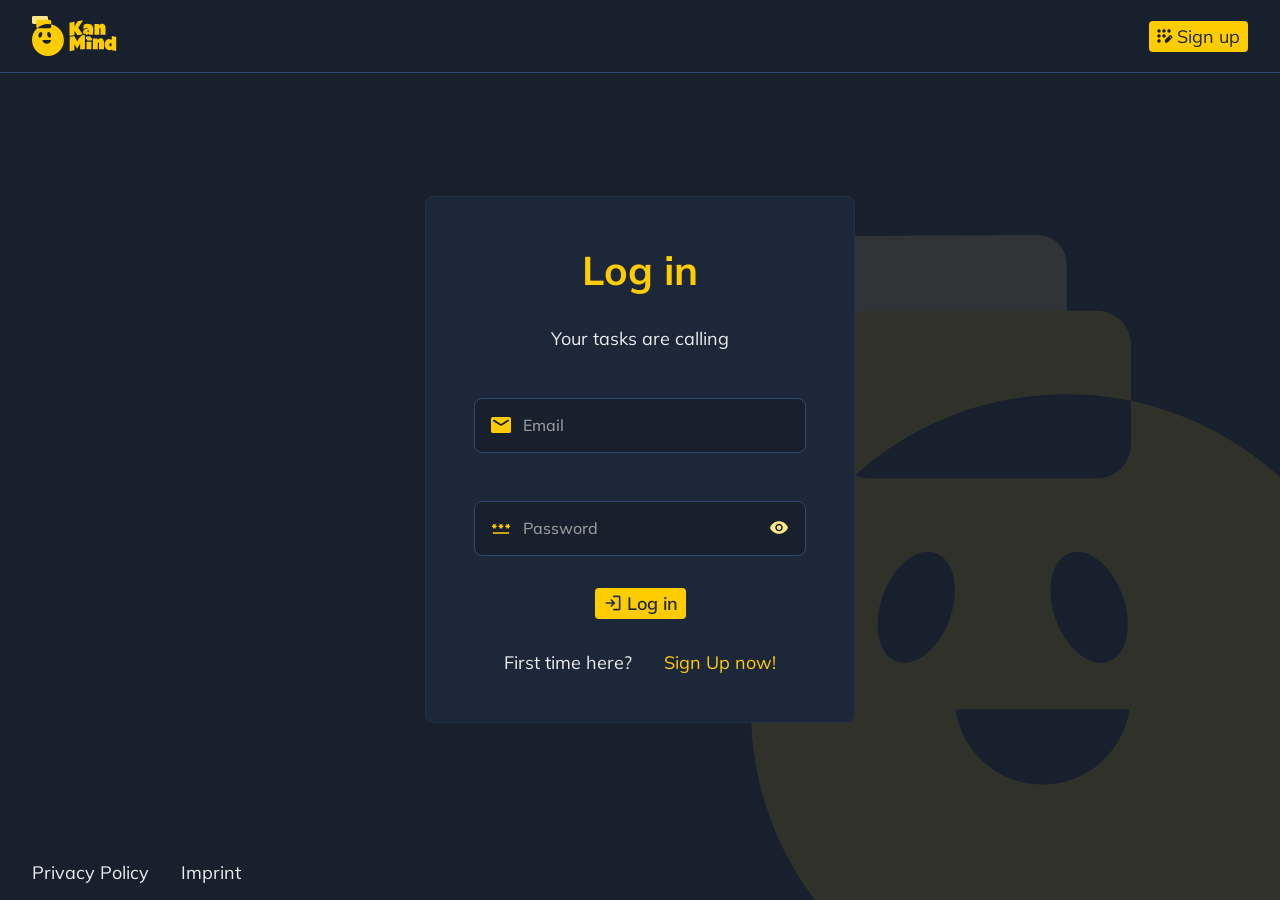
<file: index.html>
<!DOCTYPE html>
<html lang="en">
<head>
    <meta charset="UTF-8">
    <meta name="viewport" content="width=device-width, initial-scale=1.0">

    <title>Redirecting...</title>

    <link rel="icon" href="../../assets/icons/favicon.svg" type="image/svg+xml">

    <link rel="stylesheet" href="../../shared/css/variables.css">
    <link rel="stylesheet" href="../../shared/css/standard.css">
    <link rel="stylesheet" href="../../shared/css/fonts.css">
    <link rel="stylesheet" href="../../shared/css/assets.css">

    <script>
        function init() {
            const isAuthenticated = sessionStorage.getItem('auth-user-id') !== null;

            if (isAuthenticated) {
                window.location.href = "./pages/dashboard/index.html";
            } else {
                window.location.href = "./pages/auth/login.html";
            }
        };
    </script>
</head>
<body onload="init()" class="d_flex_cc_gl">
    <div class="loading-container w_full d_flex_cc_gl f_d_c">
        <div class="spinner"></div>
        <p class="font_white_color">Redirecting...</p>
    </div>
</body>
</html>
</file>
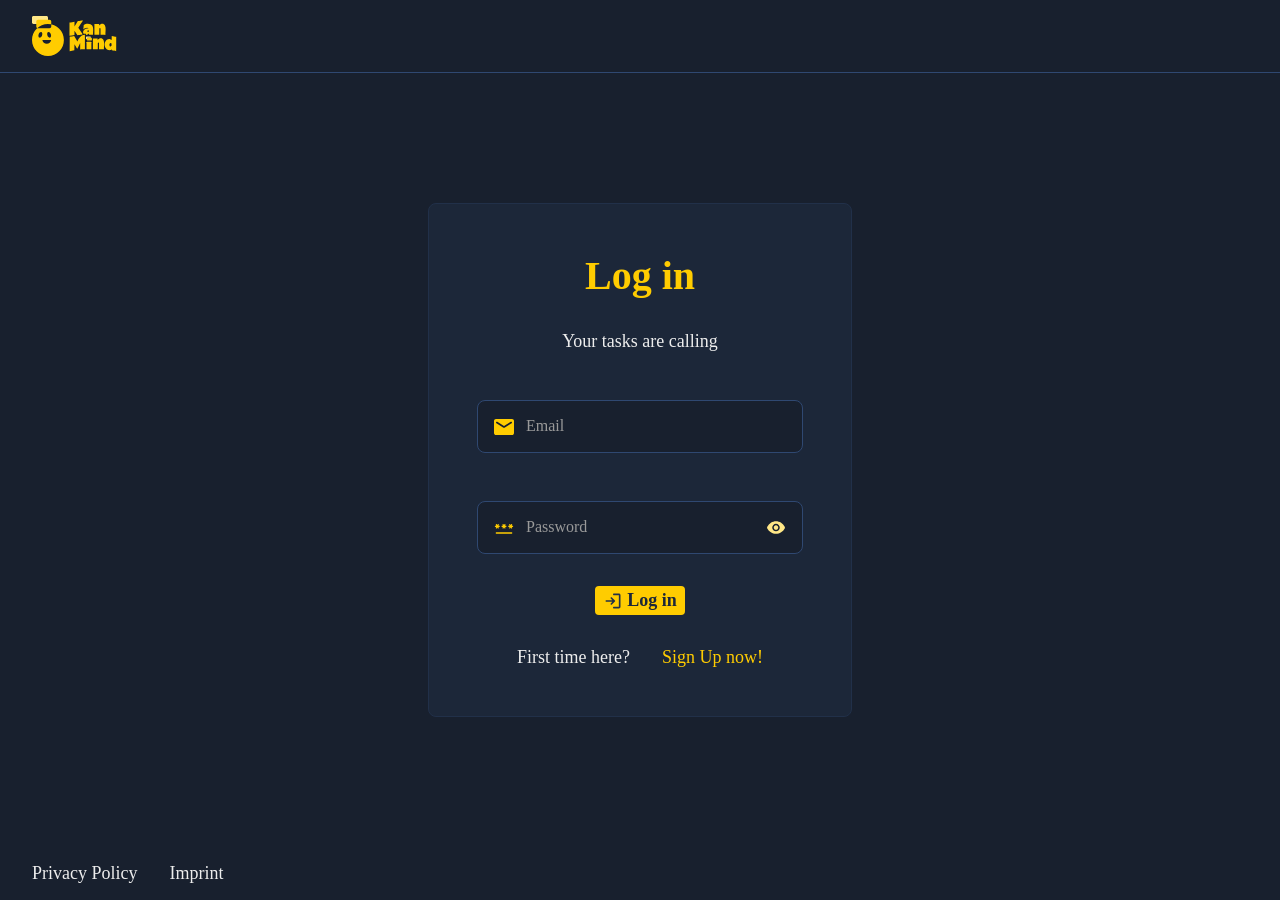
<file: pages/board/index.html>
<!DOCTYPE html>
<html lang="en">

<head>
    <meta charset="UTF-8">
    <meta name="viewport" content="width=device-width, initial-scale=1.0">
    <title>KanMind - Dashboard</title>

    <link rel="stylesheet" href="../../shared/css/variables.css">
    <link rel="stylesheet" href="../../shared/css/standard.css">
    <link rel="stylesheet" href="../../shared/css/fonts.css">
    <link rel="stylesheet" href="../../shared/css/assets.css">
    <link rel="stylesheet" href="../../shared/css/form.css">
    <link rel="stylesheet" href="../../shared/css/header_footer.css">
    <link rel="stylesheet" href="./board.css">

    <link rel="icon" href="../../assets/icons/favicon.svg" type="image/svg+xml">

    <script src="../../shared/js/config.js"></script>
    <script src="../../shared/js/ui_helper.js"></script>
    <script src="../../shared/js/api.js"></script>
    <script src="../../shared/js/header.js"></script>
    <script src="./board_templates.js"></script>
    <script src="./board.js"></script>
    <script src="../../shared/js/board_settings.js"></script>

</head>

<body onload="setHeader(); init()" onclick="closeAllDropdowns(event); resetAllMoveOpen()" onkeydown="setShift(event)"
    onkeyup=" unsetShift(event)">
    <header class="main_header w_full"><img onclick="redirectToDashboard()" src="../../assets/icons/logo_icon.svg" alt="" srcset="">
        <div id="head_content_right" class="d_flex_cc_gm head_content_right"></div>
    </header>
    <main class="w_full d_flex_sc_gl">


        <section class="w_full d_flex_sc_gl f_d_c f_one h_full">
            <div class="w_full d_flex_sc_gs d_sb">
                <nav class="font_sec_color ">
                    <a class="link_secondary" href="../dashboard/index.html">Dashboard</a>
                    /
                    <a class="link_secondary" href="../boards/index.html">Boards</a>
                    /
                    <a class="link_secondary" href="./index.html" id="board_title_link">Title not found</a>
                </nav>
                <button class="std_btn btn_prime d_flex_sc_gs" onclick="openCreateTaskDialog('to-do')">
                    <img src="../../assets/icons/add_black.svg" alt="" srcset="">
                    <p>Add Task</p>
                    </button>
            </div>
            <header class="d_flex_sc_gl w_full d_sb board_header">
                <h1 class="font_white_color"  id="board_title">not title found</h1>

                <div class="d_flex_sc_gs">
                    <ul class="short_profile_list" id="short_profile_list">
                    </ul>
                </div>

                <form class="searchbar">
                    <div class="form_group_w_icon_wo_label w_full">
                        <img src="../../assets/icons/search_yellow.svg" alt="Icon">
                        <input onkeyup="renderAllTasks()" placeholder="Search" type="text" id="searchbar_tasks"
                            required>
                        <label for="searchbar_tasks" class="d_none">Searchbar</label>
                    </div>
                </form>

                <button onclick="openEditBoardDialog()" class="std_btn d_flex_sc_gs board_settings_btn">
                    <img src="../../assets/icons/settings.svg" alt="">
                </button>
            </header>

            <div class="w_full d_flex_sc_gl board_container f_one">
                <section class="board_column card">
                    <header class="card_header_w_btn column_header">
                        <h3 class="font_prime_color">To-do</h3>
                        <button onclick="openCreateTaskDialog('to-do')" class="close_btn d_flex_cc_gs">
                            <img src="../../assets/icons/add_yellow.svg" alt="">
                        </button>
                    </header>
                    <ul class="column_content" id="to-do_column">

                    </ul>
                </section>
                <section class="board_column card">
                    <header class="card_header_w_btn">
                        <h3 class="font_prime_color">In-progress</h3>
                        <button onclick="openCreateTaskDialog('in-progress')" class="close_btn d_flex_cc_gs">
                            <img src="../../assets/icons/add_yellow.svg" alt="">
                        </button>
                    </header>
                    <ul class="column_content" id="in-progress_column">

                    </ul>
                </section>
                <section class="board_column card">
                    <header class="card_header_w_btn">
                        <h3 class="font_prime_color">Review</h3>
                        <button onclick="openCreateTaskDialog('review')" class="close_btn d_flex_cc_gs">
                            <img src="../../assets/icons/add_yellow.svg" alt="">
                        </button>
                    </header>
                    <ul class="column_content" id="review_column">

                    </ul>
                </section>
                <section class="board_column card">
                    <header class="card_header_w_btn">
                        <h3 class="font_prime_color">Done</h3>
                    </header>
                    <ul class="column_content" id="done_column">

                    </ul>
                </section>
            </div>

        </section>


        <section onmousedown="toggleOpenId('dialog_wrapper'); deleteLastingToast(); resetCurrentDialogs()" id="dialog_wrapper" class="dialog_wrapper pad_l" open="false">
            <section id="edit_board_dialog" current_dialog="false" dialog-type="board_settings" class="current_dialog dialog card d_flex_ss_gl f_d_c std_form w_full" onmousedown="stopProp(event)" onclick="stopProp(event)">
                <header class="card_header_w_btn">
                    <h2 class="font_prime_color">Board Settings</h2>
                    <button onclick="toggleOpenId('dialog_wrapper'); deleteLastingToast(); resetCurrentDialogs()" class="close_btn"><img
                            src="../../assets/icons/close_white.svg" alt=""></button>
                </header>
                <article edit="false" class="w_full" id="board_settings_title_group">
                    <form class="">
                        <div error="false" id="board_settings_title_input_group"
                            class="form_group_wo_icon_w_label d_flex_ss_gs f_d_c w_full ">
                            <label class="label_required" for="board_settings_title_input">Title</label>

                            <div class="checkbox_input_group w_full">
                                <input onblur="validateBoardTitle(this)" value="" class="w_full"
                                    placeholder="Rename your board" type="text" id="board_settings_title_input" required>
                                <div class="checkbox_wrapper">
                                    <button type="button" onclick="setNewBoardTitle()"
                                        class="std_btn d_flex_cc_gs confirm_btn">
                                        <img src="../../assets/icons/check_yellow.svg" alt="" srcset="">
                                    </button>
                                    <button type="button" onclick="toggleBoardTitleEdit()"
                                        class="std_btn d_flex_cc_gs confirm_btn">
                                        <img src="../../assets/icons/close_yellow.svg" alt="" srcset="">
                                    </button>
                                </div>
                            </div>
                            
                            <p class="error_label">Title must be between 3 an 64 characters long.</p>
                        </div>
                    </form>
                    <header class="non_edit_content card_header_w_btn">
                        <h3 id="board_settings_title" class="font_white_color">
                            Title
                        </h3>
                        <button type="button" onclick="toggleBoardTitleEdit()" class="close_btn d_flex_cc_gs">
                            <img src="../../assets/icons/edit.svg" alt="" srcset="">
                        </button>
                    </header>
                </article>
                <article class="d_flex_cs_gm f_d_c w_full">
                    <h3 class="font_prime_color">Add members</h3>
                    <p class="font_white_color">Add the email addresses of the members you wish to add to your
                        board</p>
                    <div onclick="stopProp(event)" error="false" id="board_settings_email_input_group"
                        class="form_group_w_icon_wo_label w_full form_group_invite">
                        <input id="board_settings_email_input" type="text" required>
                        <label for="board_settings_email_input">E-Mail</label>
                        <button type="button" onclick="boardSettingsInviteMember()"
                            class="std_btn btn_prime d_flex_cc_gl">Add</button>
                        <p class="error_label" id="email_error_label">Please enter a valid email address.</p>
                    </div>
                </article>

                <div class="divider_yellow "></div>

                <article class="w_full font_white_color d_flex_ss_gl f_d_c">
                    <h3>Added members</h3>
                    <ul id="board_settings_member_list" class="member_list">
                    </ul>
                </article>
                <div class="divider_yellow"></div>

                <article class="font_white_color d_flex_cc_gl ">
                    <div class="font_white_color d_flex_ss_gm f_d_c">
                        <h3>Delete Board</h3>
                        <p>This action is irreversible. Once you delete this board, it cannot be restored.</p>
                    </div>
                    <button onclick="openBoardDeleteToast()" class="std_btn btn_prime d_flex_sc_gs add_btn">
                        <img src="../../assets/icons/delete_dark.svg" alt="">
                        <p>Delete Board</p>
                    </button>
                </article>
            </section>

            <article id="create_edit_task_dialog" current_dialog="false" dialog-type="edit" onmousedown="stopProp(event)" onclick="stopProp(event); closeAllDropdowns(event)" class="dialog current_dialog card d_flex_ss_gl f_d_c std_form w_full">
                <header class="card_header_w_btn">
                    <h2 dialog-type="sub_create" class="font_prime_color">Add Task</h2>
                    <h2 dialog-type="sub_edit" class="font_prime_color">Edit Task</h2>
                    <div class="d_flex_cc_gs">
                        <button dialog-type="sub_edit" onclick="deleteCurrentTask()" class="close_btn d_flex_cc_gs">
                            <img src="../../assets/icons/delete.svg" alt="">
                        </button>
                        <button onclick="abbortCreateEditTask(); resetCurrentDialogs()" class="close_btn d_flex_cc_gs">
                            <img src="../../assets/icons/close_white.svg" alt="">
                        </button>
                    </div>
                </header>
                <select onchange="modifyAddEditTaskStatusDropdown()" id="create_edit_task_dialog_select">
                    <option value="to-do">To-do</option>
                    <option value="in-progress">In progress</option>
                    <option value="review">Review</option>
                    <option value="done">Done</option>
                </select>

                <div error="false" id="create_edit_task_title_input_group"
                    class="form_group_wo_icon_w_label d_flex_ss_gs f_d_c w_full">
                    <label class="label_required" for="create_edit_task_title_input">Title</label>
                    <input onblur="validateCreateEditTaskTitle(this)" value="" class="w_full"
                        placeholder="Name your board" type="text" id="create_edit_task_title_input" required>
                    <p class="error_label">Title must be at least 3 characters long.</p>
                </div>
                <div class="form_group_wo_icon_w_label d_flex_ss_gs f_d_c w_full">
                    <label class="label_required" for="create_edit_task_description">Description</label>
                    <textarea class="w_full" placeholder="Write a description..." type="text"
                        id="create_edit_task_description" required></textarea>
                </div>

                <section class="d_flex_cs_gm w_full dropdown_section">
                    <div class="dropdown w_full">
                        <p class="dropdown_title label_required font_white_color">Assignee</p>
                        <div class="dropdown_toggle" onclick="toggleDropdown(this, event)">
                            <div class="dropdown_choosen_element" id="create_edit_task_assignee_head">
                                <img src="../../assets/icons/face_icon.svg" alt="">
                                <p>unassigned</p>
                            </div>
                            <img src="../../assets/icons/arrow_drop_down.svg" alt="">
                        </div>
                        <ul class="dropdown_menu" id="create_edit_task_assignee">
                        </ul>
                    </div>

                    <div class="dropdown w_full">
                        <p class="dropdown_title font_white_color label_required">Reviewer</p>
                        <div class="dropdown_toggle" onclick="toggleDropdown(this, event)">
                            <div class="dropdown_choosen_element" id="create_edit_task_reviewer_head">
                                <img src="../../assets/icons/face_icon.svg" alt="">
                                <p>unassigned</p>
                            </div>
                            <img src="../../assets/icons/arrow_drop_down.svg" alt="">
                        </div>
                        <ul class="dropdown_menu" id="create_edit_task_reviewer">
                        </ul>
                    </div>

                    <div error="false" id="create_edit_task_date_input_group"
                        class="date_input form_group_wo_icon_w_label d_flex_ss_gs f_d_c">
                        <label class="font_white_color label_required"
                            for="create_edit_task_date_input">Due-date</label>
                        <div class="custom_datepicker w_full">
                            <img  src="../../assets/icons/calendar_month.svg" alt="Calendar Icon">
                            <input onchange="setTaskCreateDate(this)" class="font_white_color" type="date"
                                id="create_edit_task_date_input">
                        </div>
                        <p class="error_label">Due-date must be set.</p>
                    </div>



                    <div class="dropdown d_flex_ss_gs f_d_c w_full">
                        <p class="dropdown_title font_white_color">Priority</p>
                        <div class="dropdown_toggle" onclick="toggleDropdown(this, event)">
                            <div class="dropdown_choosen_element" id="create_edit_task_prio_head">
                                <div class="priority-badge" priority="low"></div>
                                <p>Low</p>
                            </div>
                            <img src="../../assets/icons/arrow_drop_down.svg" alt="">
                        </div>
                        <ul class="dropdown_menu">
                            <li onclick="setTaskCreatePrio('low'); toggleDropdown(this, event)">
                                <div class="priority-badge" priority="low"></div>
                                Low
                            </li>
                            <li onclick="setTaskCreatePrio('medium'); toggleDropdown(this, event)">
                                <div class="priority-badge" priority="medium"></div>
                                Medium
                            </li>
                            <li onclick="setTaskCreatePrio('high'); toggleDropdown(this, event)">
                                <div class="priority-badge" priority="high"></div>
                                High
                            </li>
                        </ul>
                    </div>
                </section>

                <div class="d_flex_cc_gl w_full">
                    <button onclick="abbortCreateEditTask()" class="std_btn btn_third pad_s">
                        Cancel
                    </button>
                    <button dialog-type="sub_create" onclick="submitCreateTask(event)"
                        class="std_btn btn_prime pad_s d_flex_cc_gs">
                        Add
                    </button>
                    <button dialog-type="sub_edit" onclick="submitEditTask()"
                        class="std_btn btn_prime pad_s d_flex_cc_gs">
                        Save
                    </button>
                </div>
            </article>

            <article id="task_detail_dialog" current_dialog="false" class="dialog card d_flex_ss_gl f_d_c std_form w_full" onmousedown="stopProp(event)" onclick="stopProp(event)">
                <header class="card_header_w_btn">
                    <h2 id="detail_task_title" class="font_prime_color">Title not found</h2>
                    <div class="d_flex_cc_gs">
                        <button onclick="openEditTaskDialog()" class="close_btn d_flex_cc_gs">
                            <img src="../../assets/icons/edit.svg" alt="">
                        </button>
                        <button onclick="toggleOpenId('dialog_wrapper'); deleteLastingToast(); resetCurrentDialogs()" class="close_btn d_flex_cc_gs">
                            <img src="../../assets/icons/close_white.svg" alt="">
                        </button>
                    </div>
                </header>
                <select onchange="modifyTaskStatusDropdown()" id="task_detail_dialog_select">
                    <option value="to-do">To-do</option>
                    <option value="in-progress">In progress</option>
                    <option value="review">Review</option>
                    <option value="done">Done</option>
                </select>
                <section class="font_white_color d_flex_ss_gl f_d_c w_full">
                    <div class="info_elem">
                        <strong>Description</strong>
                        <p id="detail_task_description"></p>
                    </div>
                    <div class="date_priority_wrapper">
                        <div class="info_elem">
                            <strong>Due Date:</strong>
                            <time id="detail_task_due_date" datetime="2025-03-01">n/a</time>
                        </div>
                        <div class="info_elem">
                            <strong>Priority</strong>
                            <span id="detail_task_priority" class="d_flex_ss_gm">
                            </span>
                        </div>
                    </div>
                    <div class="info_elem">
                        <strong>Assignee:</strong>
                        <div class="d_flex_sc_gm" id="detail_task_assignee">
                        </div>
                    </div>
                    <div class="info_elem">
                        <strong>Reviewer:</strong>
                        <div class="d_flex_sc_gm" id="detail_task_reviewer">
                        </div>
                    </div>
                </section>

                <div class="divider_yellow"></div>

                <section class="font_white_color d_flex_ss_gl f_d_c w_full">
                    <header class="d_flex_ss_gm">
                        <img src="../../assets/icons/activity_icon.svg" alt="">
                        <h3>Activity</h3>
                    </header>

                    <article class="comment_wrapper comment_wrapper_textarea d_flex_ss_gm w_full">
                        <div id="comment_sender_profile">MT</div>
                        <textarea onkeyup="sendComment(event,this)" id="comment_textarea" class="font_white_color w_full"></textarea>
                        <img onclick="sendCommentDirectly()" src="../../assets/icons/send.svg" alt="" srcset="">
                    </article>

                    <section id="task_comment_list" class="d_flex_ss_gm f_d_c w_full">
                    </section>
                </section>
            </article>
        </section>
    </main>
    <footer class="main_footer  w_full">
        <nav class="d_flex_cs_gl">
            <a href="../privacy/index.html" class="link">Privacy Policy</a>
            <a href="../imprint/index.html" class="link">Imprint</a>
        </nav>
    </footer>
</body>

</html>
</file>
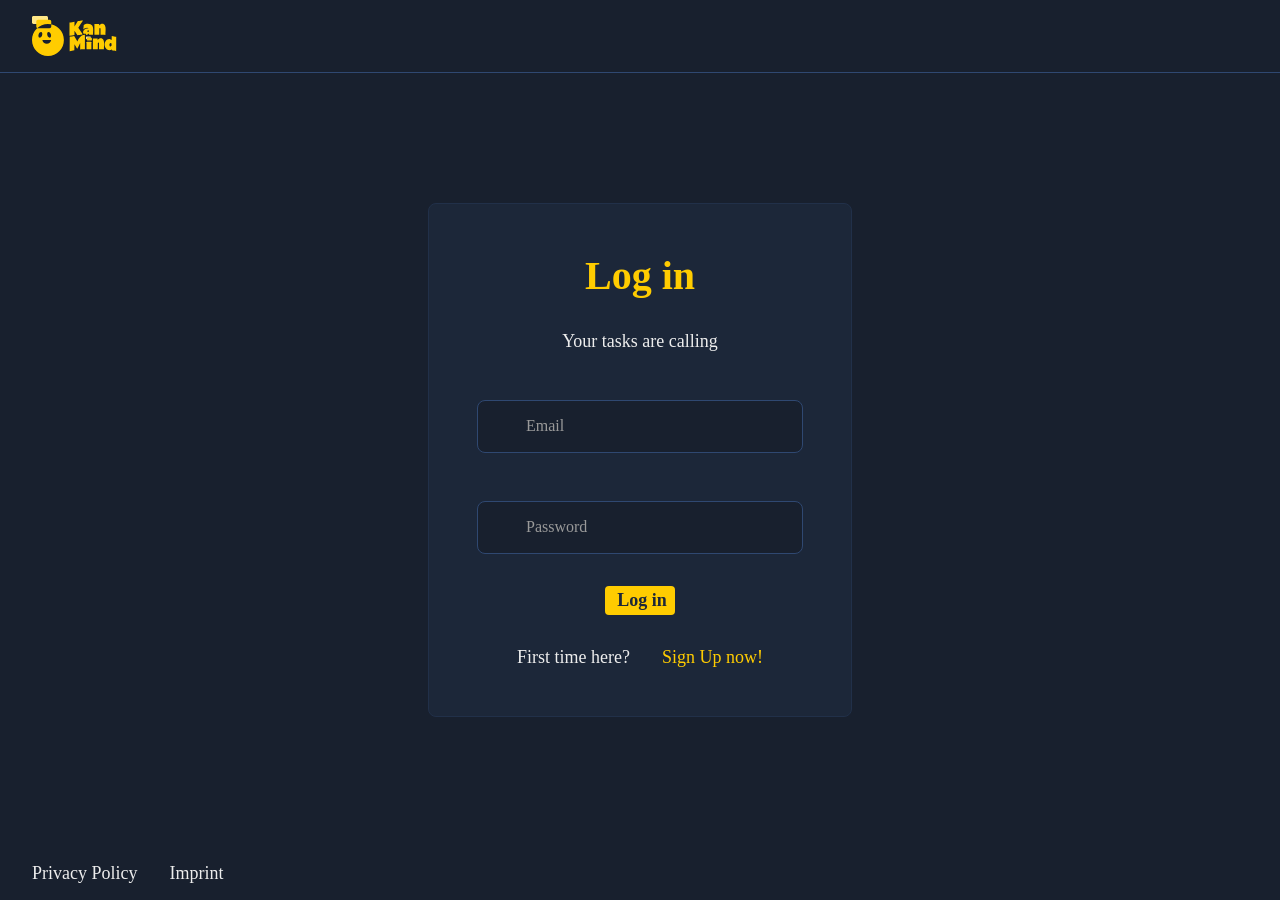
<file: pages/boards/index.html>
<!DOCTYPE html>
<html lang="en">

<head>
    <meta charset="UTF-8">
    <meta name="viewport" content="width=device-width, initial-scale=1.0">
    <title>KanMind - Dashboard</title>

    <link rel="stylesheet" href="../../shared/css/variables.css">
    <link rel="stylesheet" href="../../shared/css/standard.css">
    <link rel="stylesheet" href="../../shared/css/fonts.css">
    <link rel="stylesheet" href="../../shared/css/assets.css">
    <link rel="stylesheet" href="../../shared/css/form.css">
    <link rel="stylesheet" href="../../shared/css/header_footer.css">
    <link rel="stylesheet" href="./boards.css">

    <link rel="icon" href="../../assets/icons/favicon.svg" type="image/svg+xml">

    <script src="../../shared/js/config.js"></script>
    <script src="../../shared/js/ui_helper.js"></script>
    <script src="../../shared/js/api.js"></script>
    <script src="../../shared/js/header.js"></script>
    <script src="./boards.js"></script>
    <script src="../../shared/js/board_settings.js"></script>

</head>

<body onload="setHeader(); getAndRenderBoardList()">
    <header class="main_header w_full"><img onclick="redirectToDashboard()" src="../../assets/icons/logo_icon.svg" alt="" srcset="">
        <div id="head_content_right" class="d_flex_cc_gm head_content_right"></div>
    </header>
    <main class="w_full d_flex_sc_gl">
        <section class="w_full d_flex_cs_gl f_d_c">
            <nav class="font_sec_color">
                <a class="link_secondary" href="../dashboard/">Dashboard</a>
                /
                <a class="link_secondary" href="./index.html">Boards</a>
            </nav>
            <header class="d_flex_sc_gl w_full d_sb">
                <h1 class="font_white_color">Your Boards</h1>
                <form class="searchbar">
                    <div class="form_group_w_icon_wo_label w_full">
                        <img src="../../assets/icons/search_yellow.svg" alt="Icon">
                        <input onkeyup="renderBoardList()" placeholder="Search" type="text" id="board_search" required>
                        <label for="board_search" class="d_none">Full name</label>
                    </div>
                </form>

                <button onclick="openBoardCreateDialog()" class="std_btn btn_prime d_flex_sc_gs add_btn">
                    <img src="../../assets/icons/add_black.svg" alt="">
                    <p>Create board</p>
                </button>
            </header>
            <ul id="board_list" class="arrow_list board_list d_flex_sc_gl f_d_c w_full">
            </ul>
        </section>


        <section onmousedown="toggleOpenId('dialog_wrapper'); deleteLastingToast(); resetCurrentDialogs()" open="false" current-dialog="board_settings" onclick="stopProp(event)"
            id="dialog_wrapper" class="dialog_wrapper pad_l">
            <form onmousedown="stopProp(event)" dialog-type="board_create" onsubmit="boardCreateSubmit(event)"
                class="current_dialog card d_flex_ss_gl f_d_c std_form w_full" action=""
                onclick="stopProp(event); resetMailError()" novalidate>
                <header class="card_header_w_btn">
                    <h2 class="font_prime_color">Add Board</h2>
                    <button onclick="toggleOpenId('dialog_wrapper'); stopProp(event); deleteLastingToast()" class="close_btn"><img
                            src="../../assets/icons/close_white.svg" alt=""></button>
                </header>
                <div error="false" id="board_title_input_group"
                    class="form_group_wo_icon_w_label d_flex_ss_gs f_d_c w_full">
                    <label class="label_required" for="board_title_input">Title</label>
                    <input onblur="validateBoardTitle(this)" value="" class="w_full" placeholder="Name your board"
                        type="text" id="board_title_input" required>
                    <p class="error_label">Title must be between 3 an 64 characters long.</p>
                </div>

                <section class="d_flex_ss_gl f_d_c w_full">
                    <section class="d_flex_cs_gm f_d_c">
                        <h3 class="font_prime_color">Add members</h3>
                        <p class="font_white_color">Add the email addresses of the members you wish to add to your
                            board</p>
                        <div onclick="stopProp(event)" error="false" id="create_board_email_input_group"
                            class="form_group_w_icon_wo_label w_full form_group_invite">
                            <input id="create_board_email_input" type="text" required>
                            <label for="create_board_email_input">E-Mail</label>
                            <button type="button" onclick="boardCreateInviteMember()"
                                class="std_btn btn_prime d_flex_cc_gl">Add</button>
                            <p class="error_label" id="email_error_label">Please enter a valid email address.</p>
                        </div>
                    </section>
                    <div class="divider_yellow"></div>
                    <div class="w_full font_white_color d_flex_ss_gs f_d_c">
                        <h3>Added members</h3>
                        <ul id="create_board_member_list" class="member_list">
                        </ul>
                    </div>
                    <div class="d_flex_cc_gl w_full">
                        <button type="button" onclick="cancelCreateBoard(); stopProp(event)" class="std_btn btn_third pad_s">
                            Cancel
                        </button>
                        <button type="submit" class="std_btn btn_prime pad_s d_flex_cc_gs">
                            Create
                        </button>

                    </div>
                </section>
            </form>
            <section onmousedown="stopProp(event)" dialog-type="board_settings" class="current_dialog card d_flex_ss_gl f_d_c std_form w_full"
                action="" onclick="stopProp(event)">
                <header class="card_header_w_btn">
                    <h2 class="font_prime_color">Board Settings</h2>
                    <button onclick="toggleOpenId('dialog_wrapper'); deleteLastingToast(); resetCurrentDialogs()" class="close_btn"><img
                            src="../../assets/icons/close_white.svg" alt=""></button>
                </header>
                <article edit="false" class="w_full" id="board_settings_title_group">
                    <form class="">
                        <div error="false" id="board_settings_title_input_group"
                            class="form_group_wo_icon_w_label d_flex_ss_gs f_d_c w_full ">
                            <label class="label_required" for="board_settings_title_input">Title</label>

                            <div class="checkbox_input_group w_full">
                                <input onblur="validateBoardTitle(this)" value="" class="w_full"
                                    placeholder="Name your board" type="text" id="board_settings_title_input" required>
                                <div class="checkbox_wrapper">
                                    <button type="button" onclick="setNewBoardTitle()"
                                        class="std_btn d_flex_cc_gs confirm_btn">
                                        <img src="../../assets/icons/check_yellow.svg" alt="" srcset="">
                                    </button>
                                    <button type="button" onclick="toggleBoardTitleEdit()"
                                        class="std_btn d_flex_cc_gs confirm_btn">
                                        <img src="../../assets/icons/close_yellow.svg" alt="" srcset="">
                                    </button>
                                </div>
                            </div>

                            <p class="error_label">Title must be between 3 an 64 characters long.</p>
                        </div>
                    </form>
                    <header class="non_edit_content card_header_w_btn">
                        <h3 id="board_settings_title" class="font_white_color">
                            Title
                        </h3>
                        <button type="button" onclick="toggleBoardTitleEdit()" class="close_btn d_flex_cc_gs">
                            <img src="../../assets/icons/edit.svg" alt="" srcset="">
                        </button>
                    </header>
                </article>
                <article class="d_flex_cs_gm f_d_c w_full">
                    <h3 class="font_prime_color">Add members</h3>
                    <p class="font_white_color">Add the email addresses of the members you wish to add to your
                        board</p>
                    <div onclick="stopProp(event)" error="false" id="board_settings_email_input_group"
                        class="form_group_w_icon_wo_label w_full form_group_invite">
                        <input id="board_settings_email_input" type="text" required>
                        <label for="board_settings_email_input">E-Mail</label>
                        <button type="button" onclick="boardSettingsInviteMember()"
                            class="std_btn btn_prime d_flex_cc_gl">Add</button>
                        <p class="error_label" id="email_error_label">Please enter a valid email address.</p>
                    </div>
                </article>

                <div class="divider_yellow "></div>

                <article class="w_full font_white_color d_flex_ss_gl f_d_c">
                    <h3>Added members</h3>
                    <ul id="board_settings_member_list" class="member_list">
                    </ul>
                </article>
                <div class="divider_yellow"></div>

                <article class="font_white_color d_flex_cc_gl ">
                    <div class="font_white_color d_flex_ss_gm f_d_c">
                        <h3>Delete Board</h3>
                        <p>This action is irreversible. Once you delete this board, it cannot be restored.</p>
                    </div>
                    <button onclick="openBoardDeleteToast()" class="std_btn btn_prime d_flex_sc_gs add_btn">
                        <img src="../../assets/icons/delete_dark.svg" alt="">
                        <p>Delete Board</p>
                    </button>
                </article>
            </section>
        </section>
    </main>
    <footer class="main_footer  w_full">
        <nav class="d_flex_cs_gl">
            <a href="../privacy/index.html" class="link">Privacy Policy</a>
            <a href="../imprint/index.html" class="link">Imprint</a>
        </nav>
    </footer>
</body>

</html>
</file>
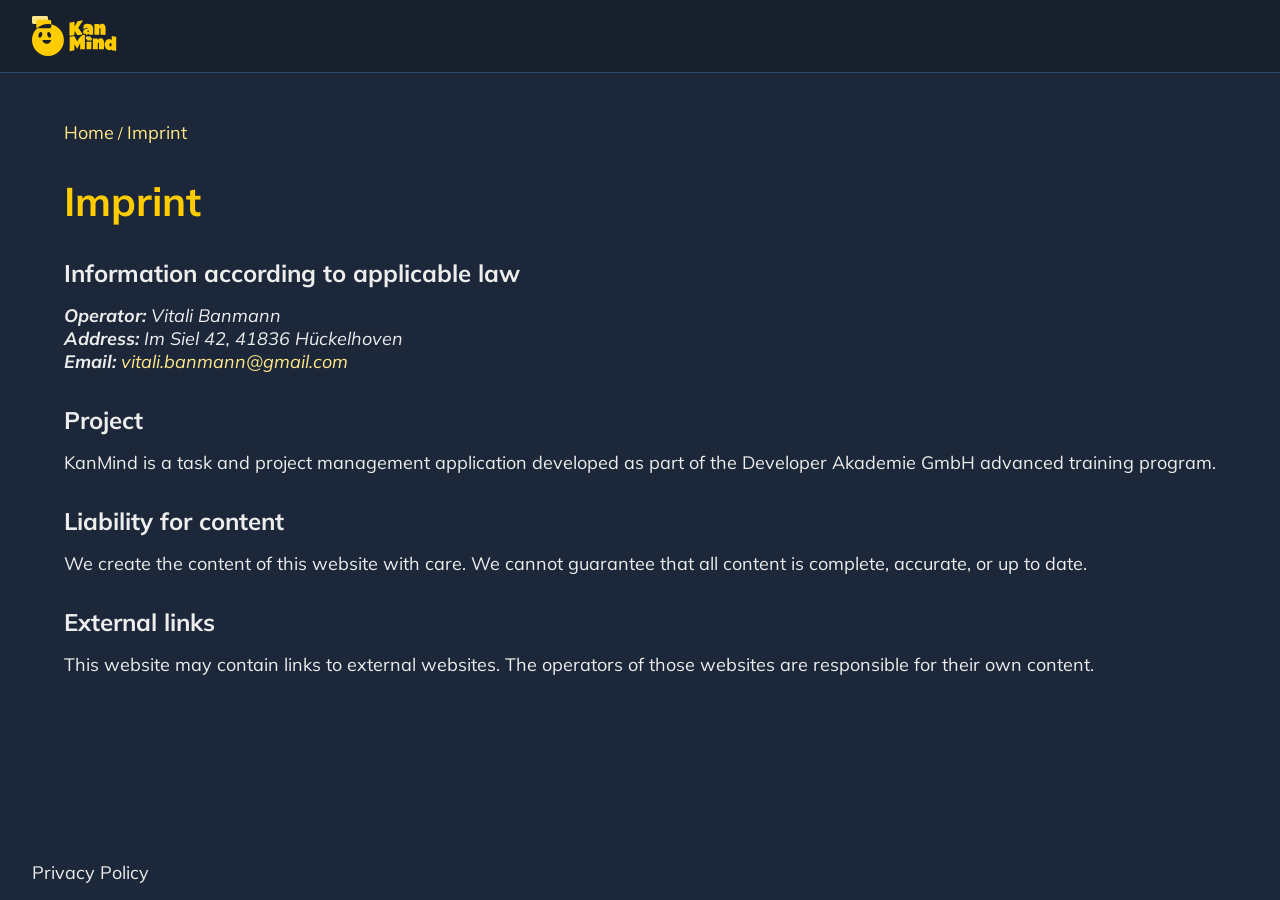
<file: pages/imprint/index.html>
<!DOCTYPE html>
<html lang="en">

<head>
    <meta charset="UTF-8">
    <meta name="viewport" content="width=device-width, initial-scale=1.0">
    <title>KanMind - Imprint</title>

    <link rel="stylesheet" href="../../shared/css/variables.css">
    <link rel="stylesheet" href="../../shared/css/standard.css">
    <link rel="stylesheet" href="../../shared/css/fonts.css">
    <link rel="stylesheet" href="../../shared/css/assets.css">
    <link rel="stylesheet" href="../../shared/css/header_footer.css">
    
    <script src="../../shared/js/ui_helper.js"></script>
</head>

<body>
    <header onclick="redirectToDashboard()" class="main_header w_full">
        <img src="../../assets/icons/logo_icon.svg" alt="" srcset="">
        <div id="head_content_right" class="d_flex_cc_gm head_content_right"></div>
    </header>
    <main class="w_full d_flex_ss_gl font_white_color">

        <nav class="font_sec_color w_full">
            <a class="link_secondary" href="../../index.html">Home</a>
            /
            <a class="link_secondary" href="./index.html">Imprint</a>
        </nav>

        <h1 class="font_prime_color">Imprint</h1>

        <section class="d_flex_ss_gm f_d_c">
            <h2>Information according to applicable law</h2>

            <address>
                <p><strong>Operator:</strong> Vitali Banmann</p>
                <p><strong>Address:</strong> Im Siel 42, 41836 Hückelhoven</p>
                <p><strong>Email:</strong> <a class="link_secondary" href="mailto:vitali.banmann+kanmind&#64;gmail.com">vitali.banmann&#64;gmail.com</a></p>
            </address>
        </section>

        <section class="d_flex_ss_gm f_d_c">
            <h2>Project</h2>
            <p>KanMind is a task and project management application developed as part of the Developer Akademie GmbH advanced training program.</p>
        </section>

        <section class="d_flex_ss_gm f_d_c">
            <h2>Liability for content</h2>
            <p>We create the content of this website with care. We cannot guarantee that all content is complete, accurate, or up to date.</p>
        </section>

        <section class="d_flex_ss_gm f_d_c">
            <h2>External links</h2>
            <p>This website may contain links to external websites. The operators of those websites are responsible for their own content.</p>
        </section>
    </main>
    <footer class="main_footer  w_full">
        <nav class="d_flex_cs_gl">
            <a href="../privacy/index.html" class="link">Privacy Policy</a>
        </nav>
    </footer>
</body>

</html>
</file>
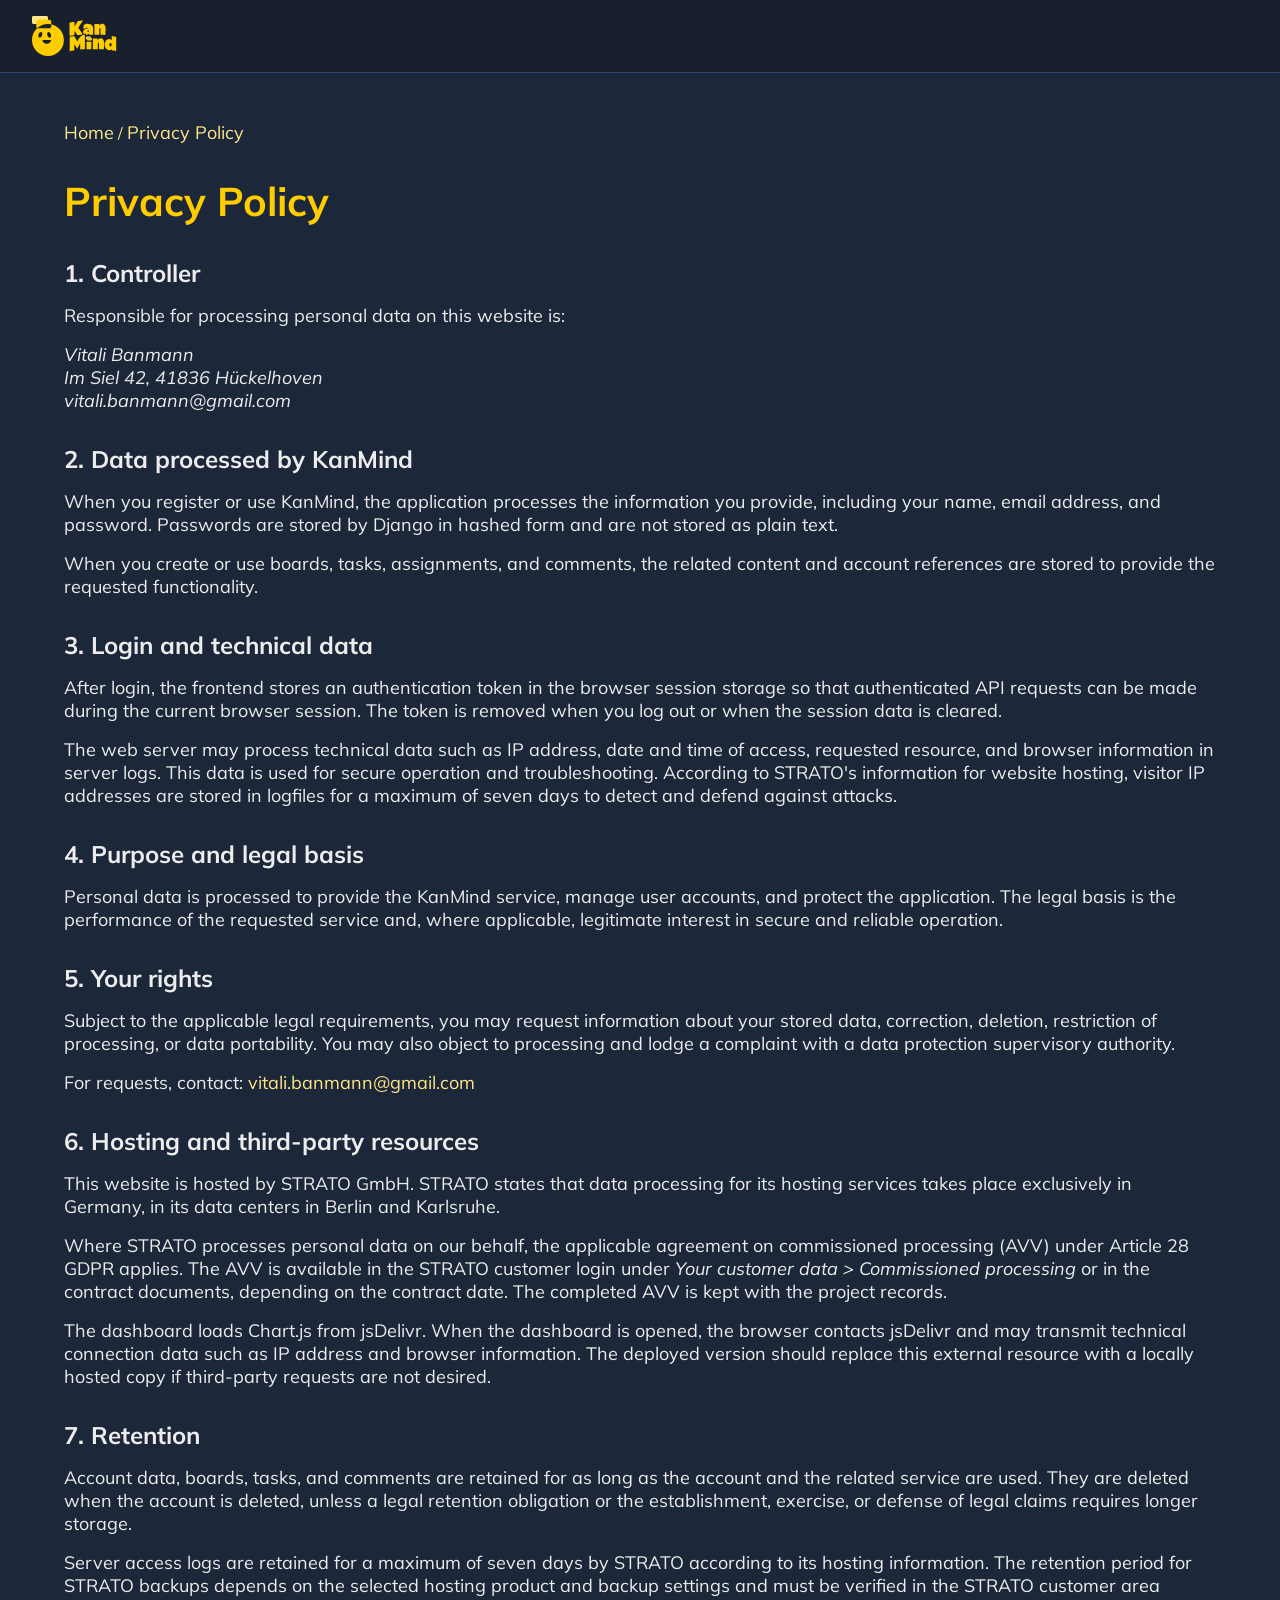
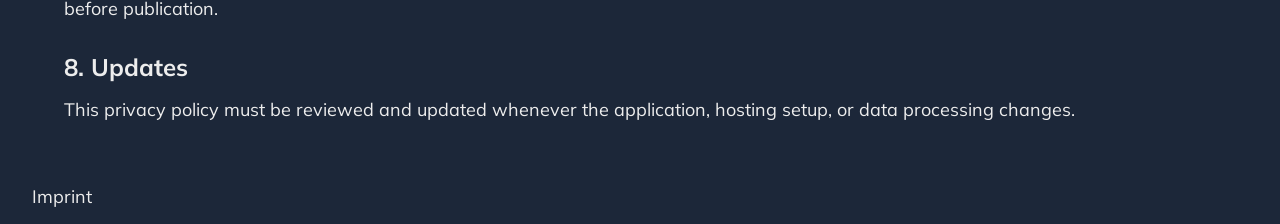
<file: pages/privacy/index.html>
<!DOCTYPE html>
<html lang="en">

<head>
    <meta charset="UTF-8">
    <meta name="viewport" content="width=device-width, initial-scale=1.0">
    <title>KanMind - Privacy Policy</title>

    <link rel="stylesheet" href="../../shared/css/variables.css">
    <link rel="stylesheet" href="../../shared/css/standard.css">
    <link rel="stylesheet" href="../../shared/css/fonts.css">
    <link rel="stylesheet" href="../../shared/css/assets.css">
    <link rel="stylesheet" href="../../shared/css/header_footer.css">

    <script src="../../shared/js/ui_helper.js"></script>
</head>

<body>
    <header onclick="redirectToDashboard()" class="main_header w_full">
        <img src="../../assets/icons/logo_icon.svg" alt="" srcset="">
        <div id="head_content_right" class="d_flex_cc_gm head_content_right"></div>
    </header>
    <main class="w_full d_flex_ss_gl font_white_color">

        <nav class="font_sec_color w_full">
            <a class="link_secondary" href="../../index.html">Home</a>
            /
            <a class="link_secondary" href="./index.html">Privacy Policy</a>
        </nav>

        <h1 class="font_prime_color">Privacy Policy</h1>

        <section class="d_flex_ss_gm f_d_c">
            <h2>1. Controller</h2>
            <p>Responsible for processing personal data on this website is:</p>
            <address>
                <p>Vitali Banmann</p>
                <p>Im Siel 42, 41836 Hückelhoven</p>
                <p>vitali.banmann&#64;gmail.com</p>
            </address>
        </section>

        <section class="d_flex_ss_gm f_d_c">
            <h2>2. Data processed by KanMind</h2>
            <p>When you register or use KanMind, the application processes the information you provide, including your name, email address, and password. Passwords are stored by Django in hashed form and are not stored as plain text.</p>
            <p>When you create or use boards, tasks, assignments, and comments, the related content and account references are stored to provide the requested functionality.</p>
        </section>

        <section class="d_flex_ss_gm f_d_c">
            <h2>3. Login and technical data</h2>
            <p>After login, the frontend stores an authentication token in the browser session storage so that authenticated API requests can be made during the current browser session. The token is removed when you log out or when the session data is cleared.</p>
            <p>The web server may process technical data such as IP address, date and time of access, requested resource, and browser information in server logs. This data is used for secure operation and troubleshooting. According to STRATO's information for website hosting, visitor IP addresses are stored in logfiles for a maximum of seven days to detect and defend against attacks.</p>
        </section>

        <section class="d_flex_ss_gm f_d_c">
            <h2>4. Purpose and legal basis</h2>
            <p>Personal data is processed to provide the KanMind service, manage user accounts, and protect the application. The legal basis is the performance of the requested service and, where applicable, legitimate interest in secure and reliable operation.</p>
        </section>

        <section class="d_flex_ss_gm f_d_c">
            <h2>5. Your rights</h2>
            <p>Subject to the applicable legal requirements, you may request information about your stored data, correction, deletion, restriction of processing, or data portability. You may also object to processing and lodge a complaint with a data protection supervisory authority.</p>
            <p>For requests, contact: <a class="link_secondary" href="mailto:vitali.banmann+kanmind&#64;gmail.com">vitali.banmann&#64;gmail.com</a></p>
        </section>

        <section class="d_flex_ss_gm f_d_c">
            <h2>6. Hosting and third-party resources</h2>
            <p>This website is hosted by STRATO GmbH. STRATO states that data processing for its hosting services takes place exclusively in Germany, in its data centers in Berlin and Karlsruhe.</p>
            <p>Where STRATO processes personal data on our behalf, the applicable agreement on commissioned processing (AVV) under Article 28 GDPR applies. The AVV is available in the STRATO customer login under <em>Your customer data &gt; Commissioned processing</em> or in the contract documents, depending on the contract date. The completed AVV is kept with the project records.</p>
            <p>The dashboard loads Chart.js from jsDelivr. When the dashboard is opened, the browser contacts jsDelivr and may transmit technical connection data such as IP address and browser information. The deployed version should replace this external resource with a locally hosted copy if third-party requests are not desired.</p>
        </section>

        <section class="d_flex_ss_gm f_d_c">
            <h2>7. Retention</h2>
            <p>Account data, boards, tasks, and comments are retained for as long as the account and the related service are used. They are deleted when the account is deleted, unless a legal retention obligation or the establishment, exercise, or defense of legal claims requires longer storage.</p>
            <p>Server access logs are retained for a maximum of seven days by STRATO according to its hosting information. The retention period for STRATO backups depends on the selected hosting product and backup settings and must be verified in the STRATO customer area before publication.</p>
        </section>

        <section class="d_flex_ss_gm f_d_c">
            <h2>8. Updates</h2>
            <p>This privacy policy must be reviewed and updated whenever the application, hosting setup, or data processing changes.</p>
        </section>
    </main>
    <footer class="main_footer  w_full">
        <nav class="d_flex_cs_gl">
            <a href="../imprint/index.html" class="link">Imprint</a>
        </nav>
    </footer>
</body>

</html>
</file>
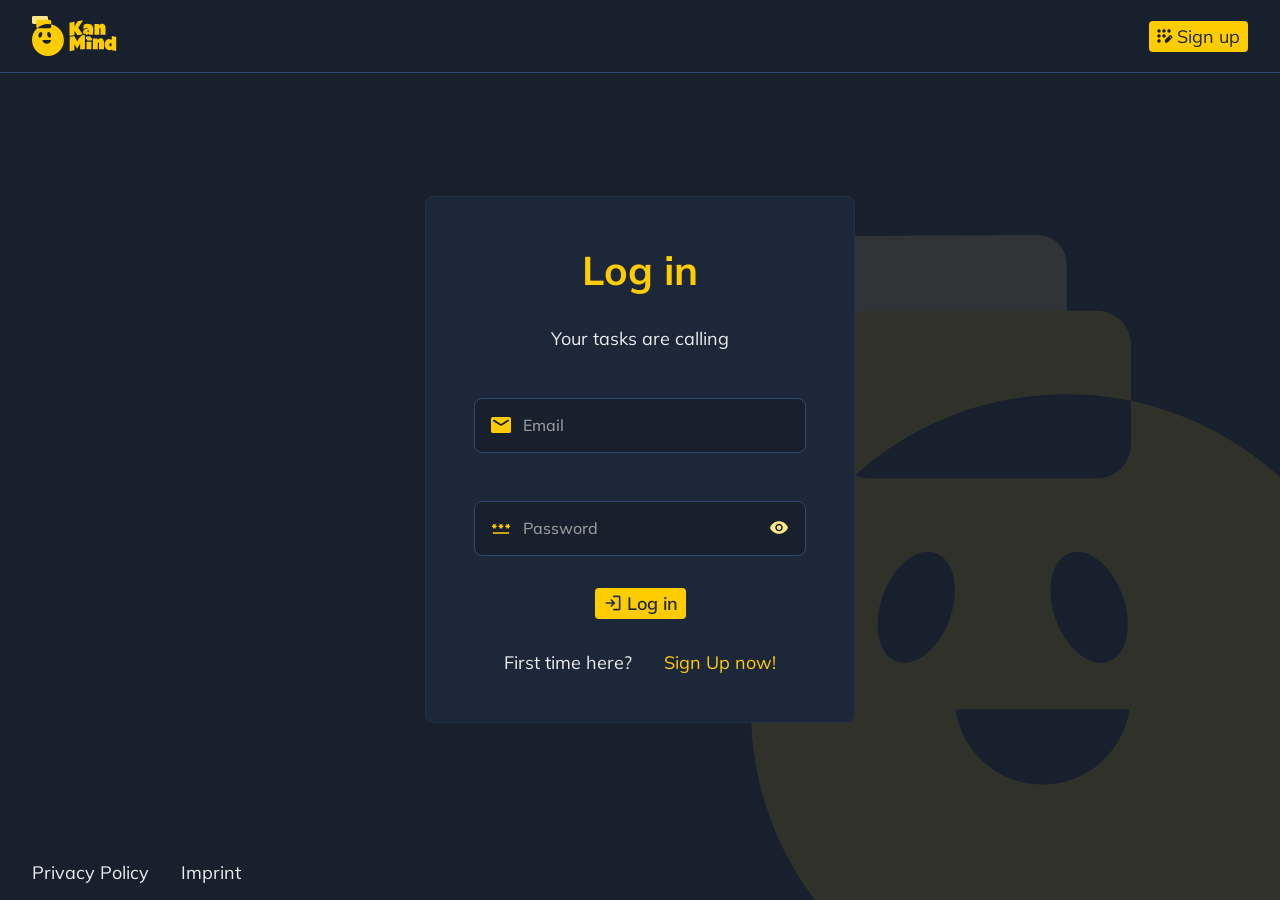
<file: pages/auth/login.html>
<!DOCTYPE html>
<html lang="en">
<head>
    <meta charset="UTF-8">
    <meta name="viewport" content="width=device-width, initial-scale=1.0">
    <title>KanMind - Dashboard</title>

    <link rel="stylesheet" href="../../shared/css/variables.css">
    <link rel="stylesheet" href="../../shared/css/standard.css">
    <link rel="stylesheet" href="../../shared/css/fonts.css">
    <link rel="stylesheet" href="../../shared/css/assets.css">
    <link rel="stylesheet" href="../../shared/css/form.css">
    <link rel="stylesheet" href="../../shared/css/header_footer.css">
    <link rel="stylesheet" href="./auth.css">

    <link rel="icon" href="../../assets/icons/favicon.svg" type="image/svg+xml">

    <script src="../../shared/js/config.js"></script>
    <script src="../../shared/js/auth.js"></script>
    <script src="../../shared/js/ui_helper.js"></script>
    <script src="../../shared/js/api.js"></script>
    <script src="../../shared/js/header.js"></script>
</head>
<body onload="setHeader()">
    <header class="main_header w_full"><img onclick="redirectToDashboard()" src="../../assets/icons/logo_icon.svg" alt="" srcset=""> <div id="head_content_right" class="d_flex_cc_gm head_content_right"></div></header>
    <main class="w_full d_flex_cc_gl">
        <form onsubmit="logInSubmit(event)" class="std_form d_flex_cs_gl f_d_c">
            <h1 class="font_prime_color d_flex_cs_gl w_full">Log in</h1>
            <p class="font_white_color  d_flex_cs_gl w_full">Your tasks are calling</p>
            <div error="false" id="email_group" class="form_group_w_icon_wo_label w_full">
                <img src="../../assets/icons/mail_icon.svg" alt="Icon">
                <input onblur="validateEmail(this)" type="text" id="email" name="email" required autocomplete="email">
                <label for="email">Email</label>
                <p class="error_label">Please enter a valid email address.</p>
            </div>

            <div error="false" id="password_group" class="form_group_w_icon_wo_label w_full">
                <img src="../../assets/icons/password_icon.svg" alt="Icon">
                <input onblur="validateLoginPW(this)" type="password" name="password" id="password" required autocomplete="new-password">
                <label for="password">Password</label>
                <img onclick="togglePassword(this)" class="password_eye" src="../../assets/icons/pw_visibility.svg"
                    alt="" srcset="">
                <p class="error_label">Password is required.</p>
            </div>
            <p id="error_login" error="false" class="login_error">Benutzer oder Passwort falsch</p>

            <div class="d_flex_cc_gl f_d_r_resp_c w_full">
                <button type="submit" class="std_btn btn_prime pad_s d_flex_cc_gs">
                    <img src="../../assets/icons/login_icon.svg" alt="" srcset=""> 
                    Log in
                </button>
            </div>

            <div class="d_flex_cc_gl f_d_r_resp_c w_full">
                <p class="font_white_color">First time here?</p>
                <a href="./register.html" class="link_prime d_flex_cc_gm">
                    Sign Up now!
                </a>
            </div>
        </form>
    </main>
    <footer class="main_footer  w_full">
        <nav class="d_flex_cs_gl">
            <a href="../privacy/index.html" class="link">Privacy Policy</a>
            <a href="../imprint/index.html" class="link">Imprint</a>
        </nav>
    </footer>
</body>
</html>
</file>
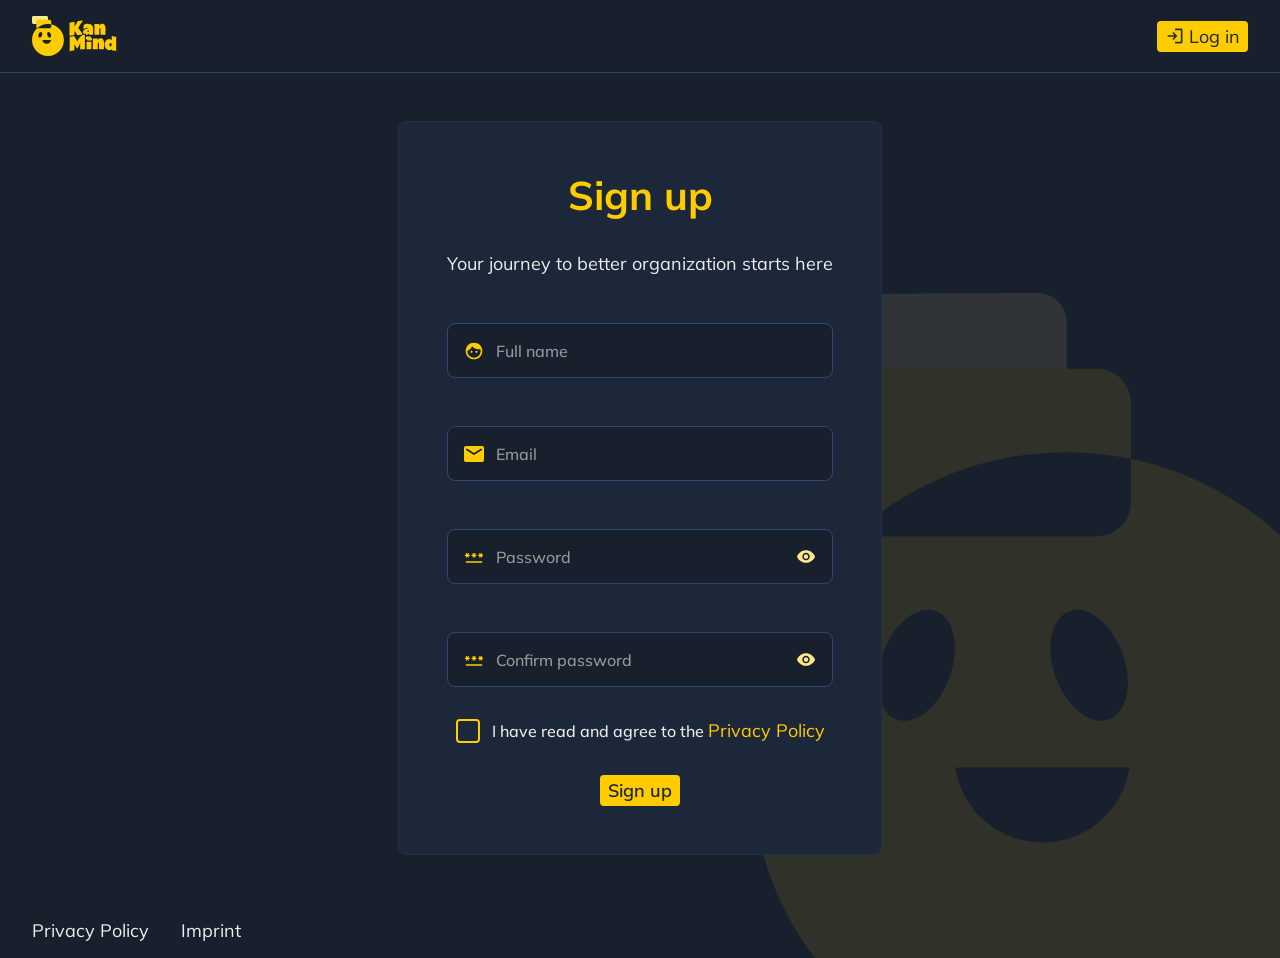
<file: pages/auth/register.html>
<!DOCTYPE html>
<html lang="en">

<head>
    <meta charset="UTF-8">
    <meta name="viewport" content="width=device-width, initial-scale=1.0">
    <title>KanMind - Dashboard</title>

    <link rel="stylesheet" href="../../shared/css/variables.css">
    <link rel="stylesheet" href="../../shared/css/standard.css">
    <link rel="stylesheet" href="../../shared/css/fonts.css">
    <link rel="stylesheet" href="../../shared/css/assets.css">
    <link rel="stylesheet" href="../../shared/css/form.css">
    <link rel="stylesheet" href="../../shared/css/header_footer.css">
    <link rel="stylesheet" href="./auth.css">

    <link rel="icon" href="../../assets/icons/favicon.svg" type="image/svg+xml">

    <script src="../../shared/js/config.js"></script>
    <script src="../../shared/js/ui_helper.js"></script>
    <script src="../../shared/js/api.js"></script>
    <script src="../../shared/js/auth.js"></script>
    <script src="../../shared/js/header.js"></script>
</head>

<body onload="setHeader()">
    <header class="main_header w_full"><img onclick="redirectToDashboard()" src="../../assets/icons/logo_icon.svg" alt="" srcset="">
        <div id="head_content_right" class="d_flex_cc_gm head_content_right"></div>
    </header>
    <main class="w_full d_flex_cc_gl">
        <form onsubmit="signUpSubmit(event)" id="sign_up_form" class="std_form d_flex_cs_gl f_d_c" novalidate>
            <h1 class="font_prime_color d_flex_cs_gl w_full">Sign up</h1>
            <p class="font_white_color  d_flex_cs_gl w_full">Your journey to better organization starts here</p>
            <div error="false" id="fullname_group" class="form_group_w_icon_wo_label w_full">
                <img src="../../assets/icons/face_icon.svg" alt="Icon">
                <input onblur="validateFullname(this)" type="text" id="fullname" required autocomplete="name">
                <label for="fullname">Full name</label>
                <p class="error_label">Enter your full name (e.g., Max Mustermann).</p>
            </div>

            <div error="false" id="email_group" class="form_group_w_icon_wo_label w_full">
                <img src="../../assets/icons/mail_icon.svg" alt="Icon">
                <input onblur="validateRegistrationEmail(this)" type="text" id="email" required autocomplete="email">
                <label for="email">Email</label>
                <p class="error_label">Please enter a valid email address.</p>
            </div>

            <div error="false" id="password_group" class="form_group_w_icon_wo_label w_full">
                <img src="../../assets/icons/password_icon.svg" alt="Icon">
                <input onblur="validatePW(this)" type="password" id="password" required autocomplete="new-password">
                <label for="password">Password</label>
                <img onclick="togglePassword(this)" class="password_eye" src="../../assets/icons/pw_visibility.svg"
                    alt="" srcset="">
                <p class="error_label">Password must be at least 8 characters long.</p>
            </div>
            <div error="false" id="repeated_password_group" class="form_group_w_icon_wo_label w_full">
                <img src="../../assets/icons/password_icon.svg" alt="Icon">
                <input onblur="validateConfirmPW(this)" type="password" id="repeated_password" required autocomplete="new-password">
                <label for="repeated_password">Confirm password</label>
                <img onclick="togglePassword(this)" class="password_eye" src="../../assets/icons/pw_visibility.svg"
                    alt="" srcset="">
                <p class="error_label">Passwords do not match.</p>
            </div>

            <label error="false" id="privacy_policy_checkbox_group" class="form_group_checkbox w_full custom_checkbox d_flex_ss_gs f_d_c">
                <div class="d_flex_cs_gs">
                    <input onchange="validatePrivacyCheckbox(this)" type="checkbox" id="privacy_policy_checkbox" required>
                    <span class="checkbox_icon"></span>
                    <span class="font_white_color">I have read and agree to the
                        <a class="link_prime" href="../privacy/index.html">Privacy Policy</a>
                    </span>
                </div>
                <p class="error_label w_full">Please accept the privacy policy</p>
            </label>

            <div class="d_flex_cc_gl f_d_r_resp_c w_full">
                <button type="submit" class="std_btn btn_prime pad_s d_flex_cc_gs">
                    Sign up
                </button>
            </div>

        </form>
    </main>
    <footer class="main_footer  w_full">
        <nav class="d_flex_cs_gl">
            <a href="../privacy/index.html" class="link">Privacy Policy</a>
            <a href="../imprint/index.html" class="link">Imprint</a>
        </nav>
    </footer>
</body>

</html>
</file>
<file: shared/css/variables.css>
:root {
  --bg-color: rgba(28, 39, 57, 1);
  --bg-color-dark: rgba(24, 32, 46, 1);
  --bg-color-light: rgba(33, 48, 73, 1);

  --link-color: rgba(237, 237, 237, 1);
  --link-hover-color: rgba(255, 204, 0, 1);

  --font-prime-color: rgba(255, 204, 0, 1);
  --font_sec_color: rgba(255, 231, 135, 1);
  --font_dark_color: rgba(28, 39, 57, 1);
  --font_white_color: rgba(237, 237, 237, 1);


  --section-max-w: 1440px;

  --btn-rad: 4px;
  --btn-pad: 4px 8px;
  --btn-prime-color: rgba(255, 204, 0, 1);
  --btn-prime-hover-color: rgba(255, 187, 0, 1);
  --btn-prime-active-color: rgba(255, 187, 0, 1);
  --btn-prime-font-color: rgba(28, 39, 57, 1);
  --btn-secondary-border: 1px solid rgba(255, 204, 0, 1);
  --btn-secondary-color: transparent;
  --btn-secondary-hover-color: rgba(255, 231, 135, 1);
  --btn-secondary-active-color: rgba(255, 231, 135, 1);
  --btn-secondary-font-color: rgba(255, 204, 0, 1);
  --btn-third-color: rgba(255, 231, 135, 1);
  --btn-third-hover-color: rgba(255, 231, 135, 1);
  --btn-third-active-color: rgba(255, 231, 135, 1);
  --btn-third-font-color: rgba(33, 48, 73, 1);


  --form-max-w: 800px;
  --form-s-max-w: 500px;
  --form-rad: 8px;
  --form-pad: 48px;
  --form-gap: 24px;
  --form-pad-small: 16px;
  --form-bg-color: rgba(28, 39, 57, 1);
  --form-border: 1px solid rgba(33, 48, 73, 1);
  --form-input-rad: 8px;
  --form-input-pad: 14px 16px;
  --form-input-border: 1px solid rgba(47, 72, 113, 1);
  --form-input-active-border-color: rgba(255, 231, 135, 1);
  --form-input-error-border-color: rgba(255, 0, 4, 1);
  --form-input-bg-color: rgba(24, 32, 46, 1);

  --card-bg-color:rgba(33, 48, 73, 1);
  --card-border: 1px solid rgba(47, 72, 113, 1);
  --card-border-color: rgba(47, 72, 113, 1);
  --card-pad: 16px;
  --card-rad: 8px;

  --prio-color-high: rgba(255, 0, 4, 1);
  --prio-color-medium: rgba(255, 76, 0, 1);
  --prio-color-low: rgba(0, 111, 255, 1);
}

@media screen and (max-width: 769px) {
  :root {
  --form-pad: 32px;
  --form-pad-small: 8px;
  --form-input-pad: 8px 8px;
  }
}
</file>
<file: shared/css/standard.css>
* {
    box-sizing: border-box;
    margin: 0;
}

a {
    text-decoration: none;
}

body {
    min-height: 100vh;
    display: flex;
    flex-direction: column;
    background-color: var(--bg-color);
    align-items: center;
}

::-webkit-scrollbar {
    width: 4px;
}

::-webkit-scrollbar-track {
    background-color: transparent;
    border-radius: 10px;
}

::-webkit-scrollbar-thumb {
    background-color: var(--card-border-color);
    border-radius: 10px;
}

::-webkit-scrollbar-thumb:hover {
    background-color: var(--card-border-color);
}

main {
    flex-grow: 1;
    display: flex;
    flex-direction: column;
    justify-content: flex-start;
    align-items: center;
    padding: 48px 64px;
    max-width: var(--section-max-w);
    z-index: 1;
}


.d_none {
    display: none !important;
}

.pad_s {
    padding: 8px 16px;
}

.pad_m {
    padding: 16px 32px;
}

.pad_l {
    padding: 32px 48px;
}

@media only screen and (min-width: 770px)  and (max-width: 1024px) { 

    main {
        padding: 32px;
    }
}

@media only screen and (min-width: 481px)  and (max-width: 769px) {
    .pad_s {
        padding: 4px 8px;
    }

    .pad_m {
        padding: 8px 16px;
    }

    .pad_l {
        padding: 16px 32px;
    }

    main {
        padding: 16px 32px;
    }
}

@media only screen and (max-width: 480px) {
    .pad_s {
        padding: 4px 8px;
    }

    .pad_m {
        padding: 4px 8px;
    }

    .pad_l {
        padding: 8px 16px;
    }

    main {
        padding: 8px 16px;
    }
}


.pos_rel {
    position: relative;
}

/* positioning in right corner */
.pos_abs_rc {
    position: absolute;
    top: 16px;
    right: 16px;
}


.d_flex_cs_gs,
.d_flex_cc_gs,
.d_flex_cs_gm,
.d_flex_cc_gm,
.d_flex_cs_gl,
.d_flex_cc_gl,
.d_flex_cs_gxl,
.d_flex_cc_gxl {
    display: flex;
    justify-content: center;
}

.d_flex_ss_gs,
.d_flex_sc_gs,
.d_flex_ss_gm,
.d_flex_sc_gm,
.d_flex_ss_gl,
.d_flex_sc_gl,
.d_flex_ss_gxl,
.d_flex_sc_gxl {
    display: flex;
    justify-content: flex-start;
}

.d_flex_cc_gs,
.d_flex_cs_gs,
.d_flex_sc_gs,
.d_flex_ss_gs {
    gap: 4px;
}

.d_flex_cc_gm,
.d_flex_cs_gm,
.d_flex_sc_gm,
.d_flex_ss_gm {
    gap: 16px;
}

.d_flex_cc_gl,
.d_flex_cs_gl,
.d_flex_sc_gl,
.d_flex_ss_gl {
    gap: 32px;
}

.d_flex_cc_gxl,
.d_flex_cs_gxl,
.d_flex_sc_gxl,
.d_flex_ss_gxl {
    gap: 48px;
}

.d_flex_cs_gs,
.d_flex_ss_gs,
.d_flex_cs_gm,
.d_flex_ss_gm,
.d_flex_cs_gl,
.d_flex_ss_gl,
.d_flex_cs_gxl,
.d_flex_ss_gxl {
    align-items: flex-start;
}

.d_flex_cc_gs,
.d_flex_sc_gs,
.d_flex_cc_gm,
.d_flex_sc_gm,
.d_flex_cc_gl,
.d_flex_sc_gl,
.d_flex_cc_gxl,
.d_flex_sc_gxl {
    align-items: center;
}

.d_sb {
    justify-content: space-between !important;
}


.f_d_c {
    flex-direction: column !important;
}

.f_d_r_resp_c {
    flex-direction: row !important;
}

.f_one{
    flex: 1;
}

@media screen and (max-width: 480px) {
    .f_d_r_resp_c {
        flex-direction: column !important;
    }

}

.f_d_r {
    flex-direction: row !important;
}

.c_pointer {
    cursor: pointer;
}

.m_auto {
    margin: auto;
}

.w_full {
    width: 100%;
}

.w_reset{
    width: unset !important;
}

.h_full {
    height: 100%;
}

.text_c {
    text-align: center;
}

.rotate_half{
    transform: rotate(180deg);
}



@media screen and (max-width: 480px) {
    .p_top_s {
        padding-top: 36px;
    }

}
</file>
<file: shared/css/fonts.css>
* {
    font-family: 'Mulish';
}

h1 {
    font-size: 40px;
}

h2,.fs_l {
    font-size: 24px;
}

label,
h3,
.fs_m {
    font-size: 20px;
}

h1,
h2,
h3,
h4,
h5,
p  {
    word-break: break-word;
}

a,
p,
button,
input,
ul,
option,
select,
textarea {
    font-size: 18px;
}


@media screen and (max-width: 769px) {
    h1 {
        font-size: 32px;
    }

    h2 {
        font-size: 24px;
    }

    label,
    h3,
    .page_number  {
        font-size: 18px;
    }

    a,
    p,
    button,
    input,
    ul,
    option,
    select,
    textarea {
        font-size: 16px;
    }
}

/* Font-Weights */

h1,
h2,
h3,
.fs_l  {
    font-weight: 700;
}

a,
p,
button,
textarea,
input {
    font-weight: 400;

}

label {
    font-weight: 500;
}

button {
    font-weight: 600;
}


/* Colors */

.c_black {
    color: black !important;
}

.font_prime_color {
    color: var(--font-prime-color);
}

.font_sec_color {
    color: var(--font_sec_color);
}

.font_white_color {
    color: var(--font_white_color);
}

.font_error_color{
    color: var(--btn-delete-color);
}

/* Weights */

.fontw_bold{
  font-weight: bold !important;
}

/* Alignments */

.ws_nw {
    white-space: nowrap;
}

.text_a_e {
    text-align: end;
}

.text_a_c {
    text-align: center !important;
}


/* mulish-200 - latin */
@font-face {
    font-display: swap; /* Check https://developer.mozilla.org/en-US/docs/Web/CSS/@font-face/font-display for other options. */
    font-family: 'Mulish';
    font-style: normal;
    font-weight: 200;
    src: url('../../assets/fonts/mulish-v13-latin-200.woff2') format('woff2'); /* Chrome 36+, Opera 23+, Firefox 39+, Safari 12+, iOS 10+ */
  }
  /* mulish-200italic - latin */
  @font-face {
    font-display: swap; /* Check https://developer.mozilla.org/en-US/docs/Web/CSS/@font-face/font-display for other options. */
    font-family: 'Mulish';
    font-style: italic;
    font-weight: 200;
    src: url('../../assets/fonts/mulish-v13-latin-200italic.woff2') format('woff2'); /* Chrome 36+, Opera 23+, Firefox 39+, Safari 12+, iOS 10+ */
  }
  /* mulish-300 - latin */
  @font-face {
    font-display: swap; /* Check https://developer.mozilla.org/en-US/docs/Web/CSS/@font-face/font-display for other options. */
    font-family: 'Mulish';
    font-style: normal;
    font-weight: 300;
    src: url('../../assets/fonts/mulish-v13-latin-300.woff2') format('woff2'); /* Chrome 36+, Opera 23+, Firefox 39+, Safari 12+, iOS 10+ */
  }
  /* mulish-300italic - latin */
  @font-face {
    font-display: swap; /* Check https://developer.mozilla.org/en-US/docs/Web/CSS/@font-face/font-display for other options. */
    font-family: 'Mulish';
    font-style: italic;
    font-weight: 300;
    src: url('../../assets/fonts/mulish-v13-latin-300italic.woff2') format('woff2'); /* Chrome 36+, Opera 23+, Firefox 39+, Safari 12+, iOS 10+ */
  }
  /* mulish-regular - latin */
  @font-face {
    font-display: swap; /* Check https://developer.mozilla.org/en-US/docs/Web/CSS/@font-face/font-display for other options. */
    font-family: 'Mulish';
    font-style: normal;
    font-weight: 400;
    src: url('../../assets/fonts/mulish-v13-latin-regular.woff2') format('woff2'); /* Chrome 36+, Opera 23+, Firefox 39+, Safari 12+, iOS 10+ */
  }
  /* mulish-italic - latin */
  @font-face {
    font-display: swap; /* Check https://developer.mozilla.org/en-US/docs/Web/CSS/@font-face/font-display for other options. */
    font-family: 'Mulish';
    font-style: italic;
    font-weight: 400;
    src: url('../../assets/fonts/mulish-v13-latin-italic.woff2') format('woff2'); /* Chrome 36+, Opera 23+, Firefox 39+, Safari 12+, iOS 10+ */
  }
  /* mulish-500 - latin */
  @font-face {
    font-display: swap; /* Check https://developer.mozilla.org/en-US/docs/Web/CSS/@font-face/font-display for other options. */
    font-family: 'Mulish';
    font-style: normal;
    font-weight: 500;
    src: url('../../assets/fonts/mulish-v13-latin-500.woff2') format('woff2'); /* Chrome 36+, Opera 23+, Firefox 39+, Safari 12+, iOS 10+ */
  }
  /* mulish-500italic - latin */
  @font-face {
    font-display: swap; /* Check https://developer.mozilla.org/en-US/docs/Web/CSS/@font-face/font-display for other options. */
    font-family: 'Mulish';
    font-style: italic;
    font-weight: 500;
    src: url('../../assets/fonts/mulish-v13-latin-500italic.woff2') format('woff2'); /* Chrome 36+, Opera 23+, Firefox 39+, Safari 12+, iOS 10+ */
  }
  /* mulish-600 - latin */
  @font-face {
    font-display: swap; /* Check https://developer.mozilla.org/en-US/docs/Web/CSS/@font-face/font-display for other options. */
    font-family: 'Mulish';
    font-style: normal;
    font-weight: 600;
    src: url('../../assets/fonts/mulish-v13-latin-600.woff2') format('woff2'); /* Chrome 36+, Opera 23+, Firefox 39+, Safari 12+, iOS 10+ */
  }
  /* mulish-600italic - latin */
  @font-face {
    font-display: swap; /* Check https://developer.mozilla.org/en-US/docs/Web/CSS/@font-face/font-display for other options. */
    font-family: 'Mulish';
    font-style: italic;
    font-weight: 600;
    src: url('../../assets/fonts/mulish-v13-latin-600italic.woff2') format('woff2'); /* Chrome 36+, Opera 23+, Firefox 39+, Safari 12+, iOS 10+ */
  }
  /* mulish-700 - latin */
  @font-face {
    font-display: swap; /* Check https://developer.mozilla.org/en-US/docs/Web/CSS/@font-face/font-display for other options. */
    font-family: 'Mulish';
    font-style: normal;
    font-weight: 700;
    src: url('../../assets/fonts/mulish-v13-latin-700.woff2') format('woff2'); /* Chrome 36+, Opera 23+, Firefox 39+, Safari 12+, iOS 10+ */
  }
  /* mulish-700italic - latin */
  @font-face {
    font-display: swap; /* Check https://developer.mozilla.org/en-US/docs/Web/CSS/@font-face/font-display for other options. */
    font-family: 'Mulish';
    font-style: italic;
    font-weight: 700;
    src: url('../../assets/fonts/mulish-v13-latin-700italic.woff2') format('woff2'); /* Chrome 36+, Opera 23+, Firefox 39+, Safari 12+, iOS 10+ */
  }
  /* mulish-800 - latin */
  @font-face {
    font-display: swap; /* Check https://developer.mozilla.org/en-US/docs/Web/CSS/@font-face/font-display for other options. */
    font-family: 'Mulish';
    font-style: normal;
    font-weight: 800;
    src: url('../../assets/fonts/mulish-v13-latin-800.woff2') format('woff2'); /* Chrome 36+, Opera 23+, Firefox 39+, Safari 12+, iOS 10+ */
  }
  /* mulish-800italic - latin */
  @font-face {
    font-display: swap; /* Check https://developer.mozilla.org/en-US/docs/Web/CSS/@font-face/font-display for other options. */
    font-family: 'Mulish';
    font-style: italic;
    font-weight: 800;
    src: url('../../assets/fonts/mulish-v13-latin-800italic.woff2') format('woff2'); /* Chrome 36+, Opera 23+, Firefox 39+, Safari 12+, iOS 10+ */
  }
  /* mulish-900 - latin */
  @font-face {
    font-display: swap; /* Check https://developer.mozilla.org/en-US/docs/Web/CSS/@font-face/font-display for other options. */
    font-family: 'Mulish';
    font-style: normal;
    font-weight: 900;
    src: url('../../assets/fonts/mulish-v13-latin-900.woff2') format('woff2'); /* Chrome 36+, Opera 23+, Firefox 39+, Safari 12+, iOS 10+ */
  }
  /* mulish-900italic - latin */
  @font-face {
    font-display: swap; /* Check https://developer.mozilla.org/en-US/docs/Web/CSS/@font-face/font-display for other options. */
    font-family: 'Mulish';
    font-style: italic;
    font-weight: 900;
    src: url('../../assets/fonts/mulish-v13-latin-900italic.woff2') format('woff2'); /* Chrome 36+, Opera 23+, Firefox 39+, Safari 12+, iOS 10+ */
  }
</file>
<file: shared/css/assets.css>
/* Buttons */



.std_btn {
    cursor: pointer;
    border: none;
    border-radius: var(--btn-rad);
    padding: var(--btn-pad);
    white-space: nowrap;
}

.std_btn_disabled {
    cursor: default !important;
    background-color: rgb(121, 121, 121) !important;
}

.btn_prime {
    background-color: var(--btn-prime-color);
    transition: all 0.3s ease;
    color: var(--btn-prime-font-color);
}

.btn_prime:hover {
    background-color: var(--btn-prime-hover-color);
}

.btn_prime:active {
    background-color: var(--btn-prime-active-color);
}



.btn_secondary {
    border: var(--btn-secondary-border);
    background-color: var(--btn-secondary-color);
    transition: all 0.3s ease;
    color: var(--btn-secondary-font-color);
}

.btn_secondary:hover {
    background-color: var(--btn-secondary-hover-color);
    color: var(--btn-prime-font-color);
}

.btn_secondary:active {
    background-color: var(--btn-secondary-active-color);
}


.btn_third {
    border: var(--btn-third-border);
    background-color: var(--btn-third-color);
    transition: all 0.3s ease;
    color: var(--btn-third-font-color);
}

.btn_third:hover {
    background-color: var(--btn-third-hover-color);
    color: var(--btn-prime-font-color);
}

.btn_third:active {
    background-color: var(--btn-third-active-color);
}

.close_btn {
    background-color: transparent;
    border: 2px solid transparent;
    border-radius: 8px;
}

.close_btn:hover {
    cursor: pointer;
}



.card {
    background-color: var(--card-bg-color);
    border: var(--card-border);
    padding: var(--card-pad);
    border-radius: var(--card-rad);
}

.card_title {
    width: 100%;
    text-align: start;
    color: var(--font_white_color);
}

.card_header_w_btn>.card_title {
    width: unset;
}

.card_header_w_btn {
    width: 100%;
    display: flex;
    justify-content: space-between;
    flex-wrap: wrap;
    gap: 16px;
}

.responsive-table {
    width: 100%;
}

.responsive-table th,
.responsive-table td {
    padding: var(--card-pad);
    color: var(--font_white_color);
    text-align: left;
    /* display: inline-flex; */
    gap: 4px;
}

.responsive-table td.title {
    font-weight: bold !important;
    text-align: left;
}


@media (max-width: 1024px) {

    .responsive-table th,
    .responsive-table td {
        display: flex;
        align-items: center;
        justify-content: flex-start;

    }

    .responsive-table thead {
        display: none;
    }

    .responsive-table tbody tr {
        display: flex;
        flex-wrap: wrap;
        padding: var(--btn-pad);
        margin-bottom: 16px;
    }

    .responsive-table td.title {
        width: 100%;
        padding: var(--btn-pad);
        font-weight: bold !important;
    }

    .responsive-table td:not(.title) {
        /* flex: 1; */
        text-align: left;
        padding: var(--btn-pad);
    }
}


.profile_circle {
    aspect-ratio: 1 / 1;
    height: 32px;
    width: 32px;
    border: 1px solid var(--font_sec_color);
    border-radius: 100%;
    font-size: 12px;
    font-weight: bold;
    display: flex;
    align-items: center;
    justify-content: center;
}

.color_A,
.color_B,
.color_C,
.color_D,
.color_E,
.color_F,
.color_G {
    background-color: var(--font-prime-color);
    color: var(--font_dark_color);
}

.color_H,
.color_I,
.color_J,
.color_K,
.color_L,
.color_M,
.color_N {
    background-color: rgba(136, 0, 255, 1);
    color: var(--font_dark_color);
}

.color_O,
.color_P,
.color_Q,
.color_R,
.color_S,
.color_T,
.color_U {
    background-color: rgba(0, 111, 255, 1);
    color: white;
}

.color_V,
.color_W,
.color_X,
.color_Y,
.color_Z {
    background-color: rgba(22, 193, 255, 1);
    color: var(--font_dark_color);
}

.link {
    color: var(--link-color);
}

.link:hover {
    color: var(--link-hover-color);
}

.link_prime {
    color: var(--link-hover-color);
}

.link_prime:hover {
    text-decoration: underline;
}

.link_secondary {
    color: var(--font_sec_color);
}

.link_secondary:hover {
    text-decoration: underline;
}


.priority-badge {
    width: 24px;
    height: 24px;
    border-radius: 50%;
    display: flex;
    align-items: center;
    justify-content: center;
    position: relative;
}

.priority-badge::before {
    content: "";
    position: absolute;
    width: 100%;
    height: 100%;
    background-repeat: no-repeat;
    background-size: 50%;
    background-position: center;
}


.priority-badge[priority="low"] {
    background-color: var(--prio-color-low);
}

.priority-badge[priority="low"]::before {
    background-image: url("../../assets/icons/low_prio.svg");
}

.priority-badge[priority="medium"] {
    background-color: var(--prio-color-medium);
}

.priority-badge[priority="medium"]::before {
    background-image: url("../../assets/icons/medium_prio.svg");
}

.priority-badge[priority="high"] {
    background-color: var(--prio-color-high);
}

.priority-badge[priority="high"]::before {
    background-image: url("../../assets/icons/high_prio.svg");
}








.switch {
    width: 180px;
    height: 32px;
    background: var(--btn-secondary-color);
    border-radius: calc(var(--btn-rad) * 2);
    position: relative;
    overflow: hidden;
    cursor: pointer;
    border: var(--btn-secondary-border);
}

.switch::after,
.switch::before {
    position: absolute;
    width: 50%;
    text-align: center;
    color: var(--font-prime-color);
    font-size: 14px;
    top: 50%;
    transform: translateY(-50%);
}

.switch::before {
    content: "Assigned";
    left: 0%;
}

.switch::after {
    content: "To Review";
    right: 0%;
}

.switch-button {
    width: 50%;
    height: 100%;
    background: var(--btn-prime-color);
    border-radius: var(--btn-rad);
    position: absolute;
    top: 0;
    left: 0;
    transition: left 0.3s ease-in-out;
    overflow: hidden;
}


.switch-button::after,
.switch-button::before {
    position: absolute;
    width: 200%;
    text-align: center;
    color: var(--btn-prime-font-color);
    font-size: 14px;
    top: 50%;
    transform: translateY(-50%);
    transition: all 0.3s ease-in-out;
}

.switch-button::before {
    content: "To Review";
    left: 50%;
    z-index: 1;
}

.switch-button::after {
    content: "Assigned";
    right: -50%;
}

/* Zustand: AN */
.switch.active .switch-button {
    left: 50%;
}

.switch.active .switch-button::before {
    left: -50%;
    transition: all 0.3s ease-in-out;
}

.switch.active .switch-button::after {
    right: 50%;
    transition: all 0.3s ease-in-out;
}


.member_list {
    list-style: none;
    padding-left: 8px;
    width: 100%;
    display: flex;
    gap: 8px;
    flex-direction: column;
}

.member_list>li {
    width: 100%;
    display: flex;
    justify-content: space-between;
}

.arrow_list {
    list-style: none;
    padding-left: 16px;
}

.arrow_list li {
    position: relative;
    padding-left: 25px;
}

.arrow_list li::before {
    content: "";
    position: absolute;
    left: 0;
    top: 50%;
    transform: translateY(-50%);
    width: 16px;
    height: 16px;
    background: url('../../assets/icons/arrow_forward.svg') no-repeat center;
    background-size: contain;
}




.dialog_wrapper {
    position: fixed;
    top: 0;
    left: 0;
    width: 100%;
    height: 100vh;
    justify-content: center;
    z-index: 1000;
    transition: background-color 0.25s ease;
    overflow-y: auto;
    overflow-x: hidden;
}

.dialog_wrapper[open="true"] {
    display: flex;
    animation: fadeIn 0.25s ease forwards;
    background-color: rgba(0, 0, 0, 0.3);
}

.dialog_wrapper[open="false"] {
    display: none;
    background-color: rgba(0, 0, 0, 0);
}

@keyframes fadeIn {
    0% {
        opacity: 0;
    }

    100% {
        opacity: 1;
    }
}

.dialog {
    display: none;
    box-shadow: 0px 0px 16px 0px #0000003d;
    margin: auto;
}


.dialog_wrapper[open="true"] .dialog[current_dialog="true"] {
    animation: slideIn 0.25s ease forwards;
    display: flex;
}

.dialog_wrapper[open="false"] .dialog[current_dialog="true"] {
    display: none;
}

@keyframes slideIn {
    0% {
        transform: translateX(200px);
    }

    100% {
        transform: translateX(0);
    }
}




.spinner {
    width: 150px;
    height: 150px;
    border: 5px solid var(--btn-prime-font-color);
    border-top-color: var(--btn-prime-color);
    border-radius: 50%;
    animation: spin 1s linear infinite;
}

@keyframes spin {
    0% {
        transform: rotate(0deg);
    }

    100% {
        transform: rotate(360deg);
    }
}








[edit="false"]>form {
    display: none !important;
}

[edit="true"]>.non_edit_content {
    display: none !important;
}

.checkbox_input_group {
    position: relative;
}

.checkbox_input_group .checkbox_wrapper {
    position: absolute;
    right: 0;
    top: 0;
    bottom: 0;
    padding: 12px;
    display: flex;
    align-items: center;
    justify-content: center;
    gap: 12px;
}

.confirm_btn {
    height: 100%;
    aspect-ratio: 1/1;
    padding: 4px;
    background-color: var(--bg-color-light);
}

@media screen and (max-width: 768px) {
    .confirm_btn {
        padding: 2px;
    }

    .checkbox_input_group .checkbox_wrapper {
        padding: 6px 8px;
        gap: 8px;
    }
}





.toast_msg {
    position: fixed;
    bottom: calc(var(--form-pad) / 2);
    left: var(--form-pad);
    min-height: 80px;
    box-shadow: 0px 0px 16px 0px #0000003d;
    min-width: 300px;

    max-width: 450px;
    border-radius: 8px;
    overflow: hidden;
    transform: translateX(-100%);
    animation: slideInFromLeft 0.25s ease-out forwards;
    z-index: 11;
}


@keyframes slideInFromLeft {
    0% {
        opacity: 0;
        transform: translateX(-100%);
    }

    100% {
        opacity: 1;
        transform: translateX(0);
    }
}

.toast_msg_left {
    width: 24px;
    align-self: stretch;
    border-radius: 4px;
}

@media screen and (max-width: 500px) {
    .toast_msg_left {
        width: 16px;
    }

    .toast_msg {
        min-width: 0px;
        margin-right: 16px;
    }
}

.toast_msg[error="true"] .toast_msg_left {
    background: rgba(255, 0, 0, 1);
}

.toast_msg[error="false"] .toast_msg_left {
    background: rgba(0, 207, 124, 1);
}

.toast_msg {
    background: #FFF4F5;
}

.toast_msg[hint="true"] {
    background: #ffc107;
}

.toast_msg[error="true"] img[error="false"] {
    display: none;
}

.toast_msg[error="false"] img[error="true"] {
    display: none;
}

.toast_msg[error="true"] h3[error="false"] {
    display: none;
}

.toast_msg[error="false"] h3[error="true"] {
    display: none;
}

.toast_msg_right {
    position: relative;
    flex: 1;
    padding: 8px 0;
    display: flex;
    gap: 8px;
    flex-direction: column;
}

@media screen and (max-width: 480px) {
    .toast_msg_right article{
        flex-direction: column !important;
    }
}

.toast_msg_right ul {
    flex: 1;
    padding: 0px;
    list-style-type: none;
}

.toast_msg_hint {
    position: relative;
    flex: 1;
    padding: var(--btn-pad);
    display: flex;
    gap: 8px;
    flex-direction: column;
    background-color: whitesmoke;
    ;
}

.toast_cancel {
    background-color: var(--bg-color-light);
    align-self: stretch;
}
</file>
<file: shared/css/form.css>
.std_form {
    border-radius: var(--form-rad);
    border: var(--form-border);
    background-color: var(--form-bg-color);
    padding: var(--form-pad);
    max-width: var(--form-max-w);    
    height: fit-content;
    margin: auto;
}

.std_form_small {
    border-radius: var(--form-rad);
    border: var(--form-border);
    background-color: var(--form-bg-color);
    padding: var(--form-pad);
    width: var(--form-s-max-w);
}

.form_group_w_icon_wo_label,
.form_group_wo_icon_w_label input,
.form_group_wo_icon_w_label textarea {
    border-radius: var(--form-input-rad);
    border: var(--form-input-border);
    background-color: var(--form-input-bg-color);
    padding: var(--form-input-pad);
    display: flex;
    gap: var(--form-input-pad);
    align-items: center;
    color: var(--font_white_color);

}

textarea {
    height: 200px;
    resize: none;
}

.form_group_w_icon_wo_label>img,
.password_eye {
    width: 20px;
    height: 20px;
}

.form_group_w_icon_wo_label {
    position: relative;
    margin-top: 16px;
}

.password_eye {
    cursor: pointer;
}

.form_group_w_icon_wo_label input {
    border: none;
    outline: none;
    width: 100%;
    background-color: var(--form-input-bg-color);
    color: var(--font_white_color);
}

.error_label{
    color: var(--form-input-error-border-color);
    font-size: 14px !important;
    display: none;
}

.form_group_w_icon_wo_label .error_label{
    position: absolute;
    font-size: 14px;
    bottom: 0;
    transform: translate(32px, 100%);
    width: calc(100% - 36px);
}

.form_group_checkbox[error="true"] .error_label,
.form_group_w_icon_wo_label[error="true"] .error_label{
    display: block;
}

.form_group_wo_icon_w_label  .error_label{
    color: transparent;
    display: block;
}

.form_group_w_icon_wo_label[error="true"],
.form_group_wo_icon_w_label[error="true"] > input{
    border-color: var(--form-input-error-border-color);
}



.form_group_wo_icon_w_label[error="true"] .error_label{
    color: var(--form-input-error-border-color);
}

@media screen and (max-width: 500px) {
    .form_group_w_icon_wo_label[error="true"]{
        margin-bottom: 16px;
        font-size: 14px;
    }
}

.form_group_checkbox > .error_label{
    padding-left: 36px;
}

.form_group_wo_icon_w_label>label {
    height: 20px;
    color: var(--font_white_color);
    font-size: 14px;
}



.label_required::after {
    content: " *";
    color: var(--form-input-error-border-color);
}


.form_group_w_icon_wo_label label {
    position: absolute;
    height: 20px;
    left: calc(20px + 14px + 14px);
    top: 50%;
    transform: translateY(-50%);
    font-size: 16px;
    color: #999;
    transition: 0.3s ease-in-out;
    pointer-events: none;
}

.form_group_invite label {
    left: 20px;
}

.form_group_w_icon_wo_label input:focus+label,
.form_group_w_icon_wo_label input:valid+label {
    top: -16px;
    left: 0px;
    color: var(--font_white_color);
}




.custom_checkbox input {
    position: absolute;
    width: 24px;
    height: 24px;
    opacity: 0;
    cursor: pointer;
    z-index: 1;
}

.custom_checkbox {
    display: flex;
    align-items: center;
    cursor: pointer;
    font-size: 16px;
}

.custom_checkbox .checkbox_icon {
    width: 24px;
    height: 24px;
    border: 2px solid var(--btn-prime-color);
    border-radius: 4px;
    display: flex;
    align-items: center;
    justify-content: center;
    margin-right: 8px;
}

.custom_checkbox .checkbox_icon::after {
    content: "";
    width: inherit;
    height: inherit;
    display: none;
    background-image: url("../../assets/icons/check_box_checked.svg");
    background-size: contain;
    background-repeat: no-repeat;
    background-position: center;
}

.custom_checkbox input:checked+.checkbox_icon {
    border: none;
}

.custom_checkbox input:checked+.checkbox_icon::after {
    display: block;
}





.dropdown {
    position: relative;
    display: inline-block;
    min-width: 160px;
}

.dropdown_title {
    height: 20px;
    color: var(--font_white_color);
    font-size: 12px;
    margin-bottom: 4px;
}

.dropdown_toggle {
    cursor: pointer;
    border-radius: var(--form-input-rad);
    border: var(--form-input-border);
    background-color: var(--form-input-bg-color);
    padding: var(--form-input-pad);
    display: flex;
    gap: var(--form-input-pad);
    align-items: center;
    color: var(--font_white_color);
    justify-content: space-between;
    max-height: 52px;
}

.dropdown_toggle>img {
    width: 12px;
    height: 12px;
    transition: transform 0.2s ease;
}

.dropdown_choosen_element {
    display: flex;
    flex-direction: row;
    gap: 8px;
    width: calc(100% - 32px);
}



.dropdown.open .dropdown_toggle>img {
    transform: rotate(180deg);
    transition: transform 0.2s ease;
}



.dropdown_menu {
    position: absolute;
    z-index: 3;
    top: 100%;
    left: 0;
    list-style: none;
    margin: 0;

    border-radius: var(--form-input-rad);
    border: var(--form-input-border);
    background-color: var(--form-input-bg-color);
    padding: var(--form-input-pad);
    display: flex;
    gap: 8px;
    align-items: flex-start;
    color: var(--font_white_color);
    flex-direction: column;

    max-height: 200px;
    overflow-y: auto;

    opacity: 0;
    transform: translateY(-10px);
    pointer-events: none;
    transition: opacity 0.3s ease, transform 0.3s ease;
}

.dropdown.open .dropdown_menu {
    opacity: 1;
    transform: translateY(0);
    pointer-events: auto;
}

.dropdown_menu {
    min-width: 100%;
}

.dropdown_menu li {
    display: flex;
    align-items: center;
    gap: 8px;
    padding: 10px;
    cursor: pointer;
    width: 100%;
    transition: all 0.2s ease;
}

.dropdown_menu li:hover {
    background-color: var(--btn-third-font-color);
}

.dropdown_menu img,
.dropdown_menu .profile_circle,
.dropdown_choosen_element .profile_circle {
    width: 24px;
    height: 24px;
    font-size: 12px;
    transition: transform 0.3s ease;
    border: 1px solid transparent;
}

.dropdown_choosen_element > p,
.dropdown_menu  p{
    word-break: unset;
    white-space: nowrap;
    text-overflow: ellipsis;
    overflow: hidden;
}

.dropdown_menu li:hover img {
    transform: rotate(5deg);
}



.custom_datepicker {
    position: relative;
    display: flex;
    align-items: center;
    
    border-radius: var(--form-input-rad);
    border: var(--form-input-border);
    background-color: var(--form-input-bg-color);
}

.custom_datepicker input {
    z-index: 2;
    width: 100%;
    border: none;
    background-color: transparent;    
    padding-right: 16px;
    display: block;
}

.custom_datepicker input:active,
.custom_datepicker input:focus {
    border: none;
    outline: none;
}

.custom_datepicker img {
    position: absolute;
    right: 16px;
    width: 20px;
    height: 20px;
    cursor: pointer;
}

.custom_datepicker input[type="date"]::-webkit-calendar-picker-indicator {
    opacity: 0;
    cursor: pointer;
}

input:-webkit-autofill,
input:-webkit-autofill:focus {
    transition: background-color 600000s 0s, color 600000s 0s;
}
input[data-autocompleted] {
    background-color: transparent !important;
}

select{
    border: none;
    background-color: var(--card-border-color);
    color: var(--font_white_color);
    padding: var(--btn-pad);
    border-radius: var(--form-input-rad);
    cursor: pointer;
    font-size: 14px;
}

option {
    
}

.custom_checkbox input:focus-visible+.checkbox_icon {
    outline: 2px solid var(--font_prime_color);
    outline-offset: 3px;
}
</file>
<file: shared/css/header_footer.css>
.main_header,
.main_footer {
    display: flex;
    align-items: center;
    justify-content: space-between;
    flex-direction: row;
}

@media only screen and (min-width: 1440px) {

    .main_header,
    .main_footer {
        padding-left: max(48px, calc(50% - 720px)) !important;
        padding-right: max(48px, calc(50% - 720px)) !important;
    }
}


.main_header {
    border-bottom: var(--form-input-border);
    padding: 16px 32px;
    position: relative;
    background-color: var(--bg-color-dark);
}

.main_header img {
    cursor: pointer;
}

.main_footer {
    padding: 16px 32px;
}


.logo img {
    height: 28px;
}


.head_content_right>.profile_circle {
    cursor: pointer;
}


@media only screen and (max-width: 1024px) {
    .main_header {
        padding: 16px 32px;
    }
}


@media only screen and (max-width: 769px) {
    .main_footer {
        gap: 16px;
    }

    .main_header {
        padding: 16px 32px;
    }
}

@media only screen and (max-width: 480px) {
    .main_header {
        gap: 16px;
    }
}








.head_content_right .menu_toggle[open="false"]~.menu_content {
    top: 100%;
    visibility: hidden;
    opacity: 0; 
}

.head_content_right .menu_toggle {
    cursor: pointer;
}

.menu_content {
    position: absolute;
    top: calc(100% + 24px);
    box-shadow: 0px 0px 16px 0px #00000050;
    width: 160px;
    right: -12px;
    z-index: 2;
    background-color: var(--bg-color-dark);
    padding: 8px;
    border-radius: 8px;
    opacity: 1;

    transition: all 200ms ease-in-out;
}

.menu_content>p,
.menu_content>a {
    padding: 8px;
    width: 100%;
    border-radius: var(--btn-rad);
}

.menu_content>p:hover,
.menu_content>a:hover {
    background-color: var(--bg-color-light);
    cursor: pointer;
}

.menu_content::before {
    content: "";
    width: 0;
    height: 0;
    border-left: 16px solid transparent;
    border-right: 16px solid transparent;
    border-bottom: 14px solid var(--bg-color-dark);
    position: absolute;
    top: -11px;
    right: 12px;
}

.dashboard_link{
    color: var(--link-color);
    gap: 8px;
}

.dashboard_link:hover{
    color: var(--link-hover-color);
}

@media screen and (max-width:480px) {
    .dashboard_link > span{
        display: none;
    }
}

.menu_btn{
    padding: 8px;
    background-color: transparent;
    border: none;
    align-items: center;
    justify-content: center;
    aspect-ratio: 1/1;
}

.menu_btn_wrapper{
    position: relative;
}
</file>
<file: pages/board/board.css>
.divider_yellow {
    width: 100%;
    height: 1px;
    background-color: var(--btn-secondary-hover-color);
}

main {
    height: calc(100vh - 168px);
}



.board_container {
    flex: 1;
    display: flex;
    gap: 16px;
    overflow-x: auto;
    scroll-snap-type: x mandatory;
    width: 100%;
    padding-bottom: 10px;
}

.board_column {
    align-self: normal;
    flex: 1;
    min-width: 300px;
    max-width: 100%;
    scroll-snap-align: center;
    display: flex;
    flex-direction: column;
    gap: 12px;
}

@media (max-width: 480px) {
    .board_column {
        min-width: 100%;
    }
}

.column_header {
    align-items: center;
    height: 32px;
}

.column_content {
    list-style-type: none;
    height: calc(100% - 32px - 12px);
    overflow-y: auto;
    display: flex;
    flex-direction: column;
    gap: 12px;
    padding-left: 0;
}

.column_card {
    min-height: 150px;
    background-color: var(--bg-color);
    flex-shrink: 0;
    border-radius: var(--card-rad);
    padding: var(--card-pad);
    display: flex;
    flex-direction: column;
    gap: 16px;
}

.column_card_header {
    display: flex;
    width: 100%;
    justify-content: space-between;
    align-items: flex-start;
    gap: 16px;
}

.column_card_header img {
    width: 16px;
    height: 16px;
}

.column_card_header>div {
    gap: 12px;
}










.searchbar>.form_group_w_icon_wo_label {
    margin: 0;
    width: 400px;
    padding: var(--btn-pad);
}



.searchbar {
    flex-grow: 1;
}

.board_header {
    flex-wrap: wrap;
}

.add_btn {
    gap: 8px;
}

.add_btn>img {
    padding: 2px;
    height: 22px;
    width: 22px;
}

@media screen and (max-width:780px) {
    .searchbar {
        order: 2;
        width: 100%;
    }
}


@media screen and (max-width:1024px) {
    .add_btn>p {
        display: none;
    }

    .add_btn {
        padding: 4px;
    }

    .searchbar>.form_group_w_icon_wo_label {
        width: 100%;
    }
}


.short_profile_list {
    display: flex;
    list-style: none;
    padding: 0;
    margin: 0;
    padding-right: 16px;
}

.short_profile_list li {
    width: 18px;
}

.view_profile_list_btn {
    background-color: transparent;
    border: none;
}

.dropdown_section {
    display: flex;
    flex-wrap: wrap;
    justify-content: space-between;
}

.dropdown,
.date_input {
    width: calc(50% - 16px);
}

@media screen and (max-width: 600px) {
    .dropdown,
    .dropdown_menu,
    .date_input {
        width: 100%;
    }
}

.info_elem{
    display: flex;
    flex-direction: column;
    gap: 8px;
}

.date_priority_wrapper{
    display: flex;
    width: 100%;
}

.date_priority_wrapper > .info_elem{
    flex: 1;
    
}

.comment_wrapper header{
    height: 32px;
}

.comment_wrapper header p{
    font-size: 12px;
}

.comment_wrapper textarea{
    border-radius: var(--form-input-rad);
    border: var(--form-input-border);
    background-color: var(--form-input-bg-color);
    padding: var(--form-input-pad);
    height: 120px;
}

.comment_wrapper_textarea{
    position: relative;
}

.comment_wrapper_textarea > img{
    position: absolute;
    cursor: pointer;
    bottom: 8px;
    right: 8px;
    margin: var(--form-input-pad);
    width: 24px;
}

.comment_wrapper .delete_btn{
    display: none;
}

.comment_wrapper:hover .delete_btn{
    display: block;
}

@media (hover: none)  {
    .comment_wrapper .delete_btn{
        display: block;
    }
}

[dialog-type="sub_create"], [dialog-type="sub_edit"] {
    display: none;
}

[dialog-type="create"] [dialog-type="sub_create"] {
    display: block;
}

[dialog-type="edit"] [dialog-type="sub_edit"] {
    display: block;
}

.board_settings_btn{
    padding: 8px;
    background-color: transparent;
    border: none;
    align-items: center;
    justify-content: center;
    aspect-ratio: 1/1;
}

.delete_btn{
    cursor: pointer;
    background-color: transparent;
}



.move_btn{
    cursor: pointer;
    position: relative;
    width: fit-content;
    padding: 4px;
}

.move_btn > div{
    display: none;
    position: absolute;
    left: 100%;
    bottom: 0;
    background-color: var(--bg-color-dark);
    border-radius: var(--card-rad);
    align-items: stretch;
}

.move_btn > div > button{
    color: var(--font_white_color);
    padding: 8px;
    background-color: transparent;
    border: none;
    display: flex;
    gap: 8px;
    align-items: center;
    flex-direction: row;
    border-radius: var(--card-rad);
    white-space: nowrap;
    width: 100%;
    font-size: 14px;
}

.move_btn > div > button:nth-last-child(){
    justify-content: flex-end;
}

.move_btn[move-open="true"] > div{
    display: flex;
}

.move_btn > div > button:hover{
    cursor: pointer;
    background-color: var(--bg-color);
}

#board_settings_title_input{
    padding-right: 90px;
}
</file>
<file: pages/boards/boards.css>
.searchbar>.form_group_w_icon_wo_label {
    margin: 0;
    width: 400px;
    padding: var(--btn-pad);
}

.searchbar {
    flex-grow: 1;
}

header {
    flex-wrap: wrap;
}

.add_btn {
    gap: 8px;
}

.add_btn>img {
    padding: 2px;
    height: 22px;
    width: 22px;
}

@media screen and (max-width:780px) {
    .searchbar {
        order: 2;
        width: 100%;
    }
}


@media screen and (max-width:1024px) {
    .add_btn>p {
        display: none;
    }
    .add_btn {
        padding: 4px;
    }
    .searchbar>.form_group_w_icon_wo_label {
        width: 100%;
    }
}

[current-dialog="board_create"] [dialog-type="board_settings"] {
    display: none !important;
}

[current-dialog="board_settings"] [dialog-type="board_create"] {
    display: none !important;
}

.board_list > li{
    color: var(--font_white_color);
    padding-left: 48px;
    padding-right: 48px;
    flex-wrap: wrap;
}

.board_list > li:hover{
    cursor: pointer;
    background-color: var(--bg-color);
}

.board_settings_btn{
    display: none;
    position: absolute;
    right: 0;
    bottom: 0;
    top: 0;
    padding: 8px;
    background-color: transparent;
    border: none;
    color: var(--font_white_color);
    align-items: center;
    justify-content: center;
    aspect-ratio: 1/1;
    max-width: 48px;
}

#board_settings_title_input{
    padding-right: 90px;
}

.board_list > li:hover .board_settings_btn{
    display: flex;
}

@media (hover: none)  {
    .board_list > li .board_settings_btn {
        display: flex;
    }
}
.board_list > li:hover .board_settings_btn{
    display: flex;
}

.arrow_list {
    padding-left: 0;
}

.arrow_list li::before {
    left: 16px;
}

.board_list_entry_part{
    border-left: var(--form-input-border);
    display: flex;
    gap: 8px;
    padding: 0 24px;
}

@media screen and (max-width:780px) {
    .board_list_entry_part{
        padding: 0 12px;
    }
    .board_list > li{
        gap: 8px
    }
}


.divider_yellow{
    width: 100%;
    height: 1px;
    background-color: var(--btn-secondary-hover-color);
}
</file>
<file: pages/auth/auth.css>
body {
    background-color: var(--bg-color-dark);
    background-image: url('../../assets/icons/login_background.svg');
    background-repeat: no-repeat;
    background-position: 100% 100%;
}

.login_error{
    color: var(--form-input-error-border-color);
    font-size: 14px !important;
    display: none;
}

.login_error[error="true"]{
    display: block;
}

.registration_error {
    display: none;
    width: 100%;
    color: var(--form-input-error-border-color);
    font-size: 14px;
    text-align: center;
}

.registration_error.visible {
    display: block;
}
</file>
